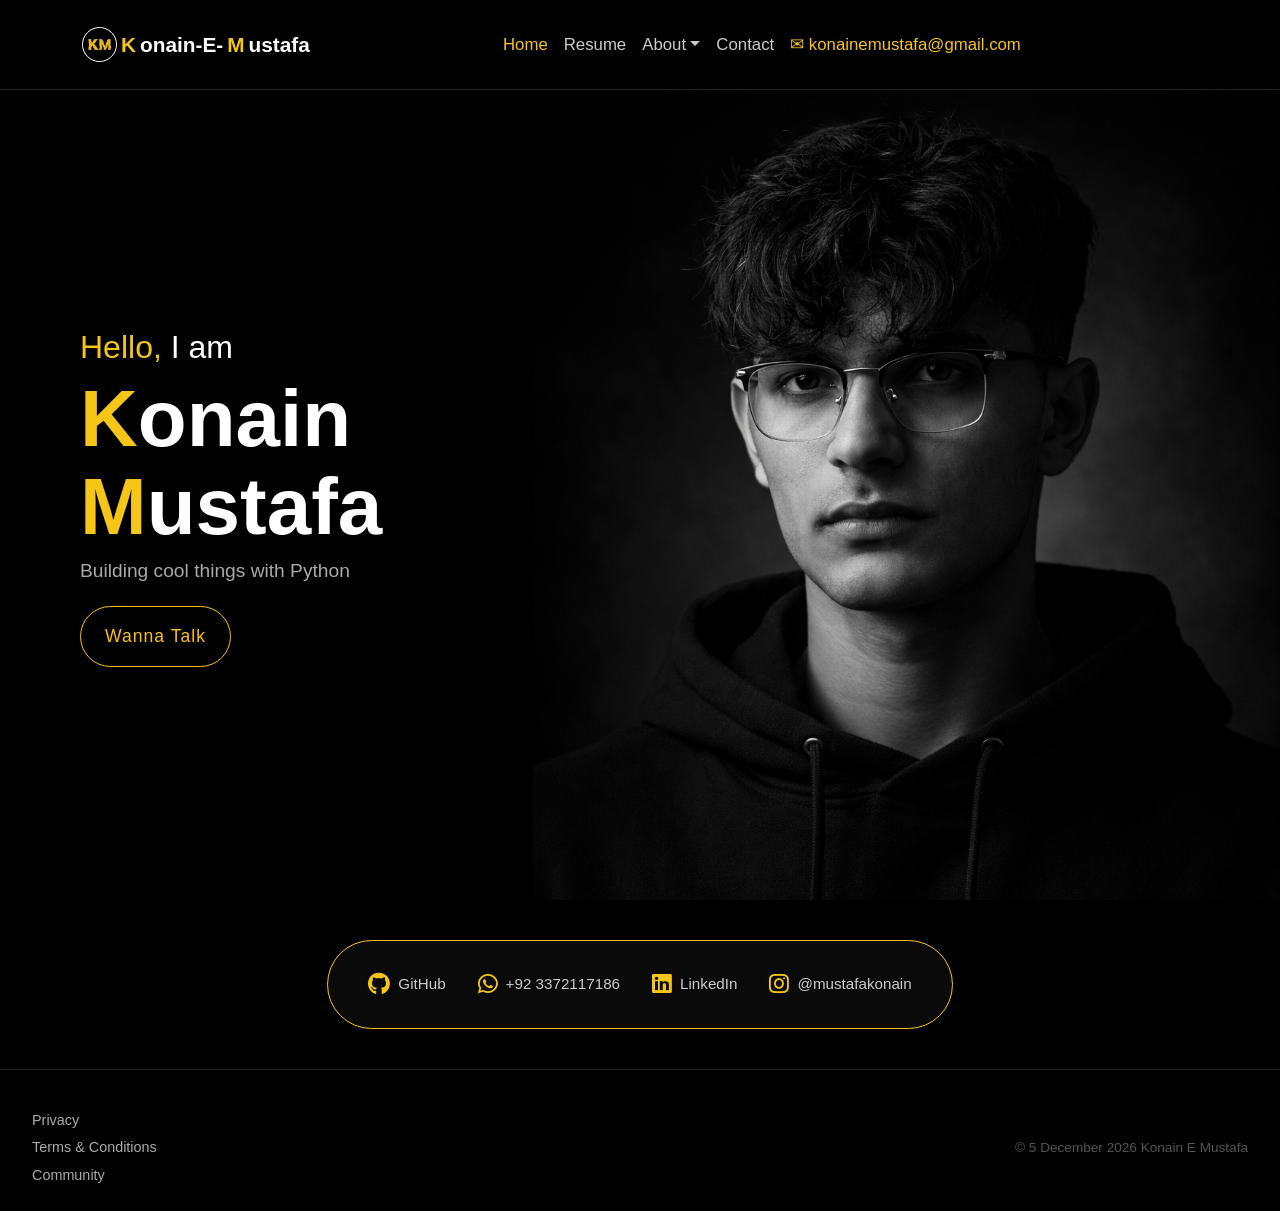
<file: index.html>
<!DOCTYPE html>
<html lang="en">
<head>
    <meta charset="UTF-8">
    <meta name="viewport" content="width=device-width, initial-scale=1.0">
    <title>Konain-e-Mustafa</title>
    <link href="https://cdn.jsdelivr.net/npm/bootstrap@5.3.8/dist/css/bootstrap.min.css" rel="stylesheet">
    <link rel="stylesheet" href="https://cdnjs.cloudflare.com/ajax/libs/font-awesome/6.5.0/css/all.min.css">
    <link rel="stylesheet" href="static/style.css">
    <link rel="stylesheet" href="static/hover.css">
</head>
<body>

    <nav class="navbar navbar-expand-lg fixed-top">
        <div class="container">
            <a class="navbar-brand d-flex align-items-center gap-1" href="index.html">
                <img src="static/logo.jpg" alt="Logo" class="navbar-logo"><span class="brand-first">K</span>onain-E-<span class="golden-m">M</span>ustafa
            </a>
            <button class="navbar-toggler" type="button" data-bs-toggle="collapse" data-bs-target="#navbarSupportedContent" aria-controls="navbarSupportedContent" aria-expanded="false" aria-label="Toggle navigation">
                <span class="navbar-toggler-icon"></span>
            </button>
            <div class="collapse navbar-collapse justify-content-center" id="navbarSupportedContent">
                <ul class="navbar-nav">
                    <li class="nav-item"><a class="nav-link golden" href="index.html">Home</a></li>
                    <li class="nav-item"><a class="nav-link" href="resume.html">Resume</a></li>
                    <li class="nav-item dropdown">
                        <a class="nav-link dropdown-toggle" href="#" data-bs-toggle="dropdown">About</a>
                        <ul class="dropdown-menu">
                            <li><a class="dropdown-item" href="about_profile.html">Profile</a></li>
                            <li><a class="dropdown-item" href="about_education.html">Education</a></li>
                            <li><a class="dropdown-item" href="about_hobbies.html">Hobbies</a></li>
                        </ul>
                    </li>
                    <li class="nav-item"><a class="nav-link" href="contact.html">Contact</a></li>
                    <li class="nav-item"><a class="nav-link golden" href="mailto:konainemustafa@gmail.com">✉ konainemustafa@gmail.com</a></li>
                </ul>
            </div>
        </div>
    </nav>

    <section class="hero-section">
        <div class="container-fluid h-100">
            <div class="row h-100 align-items-center">
                <div class="col-5 hero-text-col">
                    <p class="hello-text">Hello, <span style="color:#fff;">I am</span></p>
                    <h1 class="display-4 fw-bold hero-name">
                        <span class="golden-letter">K</span>onain
                        <span class="golden-letter">M</span>ustafa
                    </h1>
                    <h4 class="mb-4 subtitle">Building cool things with Python</h4>
                    <a href="mailto:konainemustafa@gmail.com" class="btn btn-outline-warning rounded-pill px-4 py-3">
                        Wanna Talk
                    </a>
                </div>
                <div class="col-7 hero-image-col">
                    <img src="static/profile.jpg" alt="Konain's profile photo" class="hero-img">
                </div>
            </div>
        </div>
    </section>

    <div class="social-wrapper">
        <div class="social-card">
            <a href="https://github.com/konainemustafa" target="_blank" class="social-item"><i class="fab fa-github"></i><span>GitHub</span></a>
            <a href="https://wa.me/923372117186" target="_blank" class="social-item"><i class="fab fa-whatsapp"></i><span>+92 3372117186</span></a>
            <a href="https://linkedin.com/in/" target="_blank" class="social-item"><i class="fab fa-linkedin"></i><span>LinkedIn</span></a>
            <a href="https://instagram.com/mustafakonain" target="_blank" class="social-item"><i class="fab fa-instagram"></i><span>@mustafakonain</span></a>
        </div>
    </div>

    <footer class="site-footer">
        <div class="footer-inner">
            <div class="footer-links">
                <a href="#">Privacy</a>
                <a href="#">Terms &amp; Conditions</a>
                <a href="#">Community</a>
            </div>
            <div class="footer-copy">&copy; <span class="footer-date"></span> Konain E Mustafa</div>
        </div>
    </footer>

    <script src="https://cdn.jsdelivr.net/npm/bootstrap@5.3.8/dist/js/bootstrap.bundle.min.js" integrity="sha384-FKyoEForCGlyvwx9Hj09JcYn3nv7wiPVlz7YYwJrWVcXK/BmnVDxM+D2scQbITxI" crossorigin="anonymous"></script>
    <script>
        document.querySelectorAll(".footer-date").forEach(el => {
            const d = new Date();
            el.textContent = d.toLocaleDateString("en-GB", { day: "numeric", month: "long", year: "numeric" });
        });
    </script>
</body>
</html>
</file>
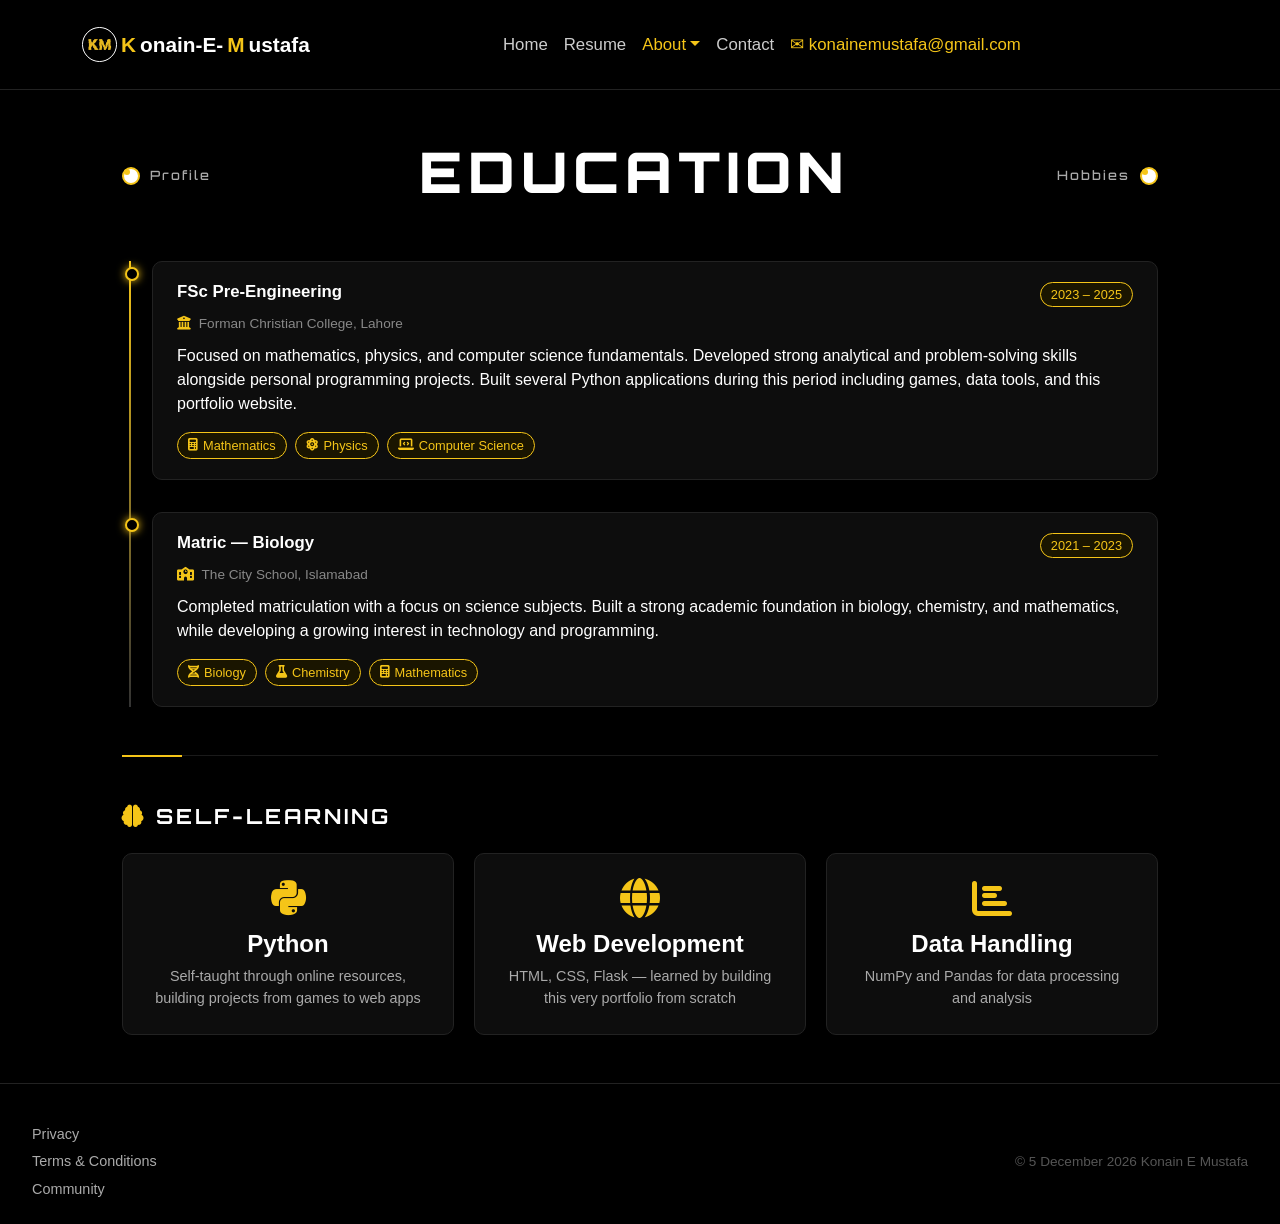
<file: about_education.html>
<!DOCTYPE html>
<html lang="en">
<head>
    <meta charset="UTF-8">
    <meta name="viewport" content="width=device-width, initial-scale=1.0">
    <title>Education — Konain E Mustafa</title>
    <link href="https://cdn.jsdelivr.net/npm/bootstrap@5.3.8/dist/css/bootstrap.min.css" rel="stylesheet">
    <link rel="stylesheet" href="https://cdnjs.cloudflare.com/ajax/libs/font-awesome/6.5.0/css/all.min.css">
    <link href="https://fonts.googleapis.com/css2?family=Orbitron:wght@700;900&display=swap" rel="stylesheet">
    <link rel="stylesheet" href="static/style.css">
    <link rel="stylesheet" href="static/hover.css">
    <link rel="stylesheet" href="static/about.css">
</head>
<body>

    <nav class="navbar navbar-expand-lg fixed-top">
        <div class="container">
            <a class="navbar-brand d-flex align-items-center gap-1" href="index.html">
                <img src="static/logo.jpg" alt="Logo" class="navbar-logo"><span class="brand-first">K</span>onain-E-<span class="golden-m">M</span>ustafa
            </a>
            <button class="navbar-toggler" type="button" data-bs-toggle="collapse" data-bs-target="#navbarSupportedContent" aria-controls="navbarSupportedContent" aria-expanded="false" aria-label="Toggle navigation">
                <span class="navbar-toggler-icon"></span>
            </button>
            <div class="collapse navbar-collapse justify-content-center" id="navbarSupportedContent">
                <ul class="navbar-nav">
                    <li class="nav-item"><a class="nav-link" href="index.html">Home</a></li>
                    <li class="nav-item"><a class="nav-link" href="resume.html">Resume</a></li>
                    <li class="nav-item dropdown">
                        <a class="nav-link dropdown-toggle golden" href="#" data-bs-toggle="dropdown">About</a>
                        <ul class="dropdown-menu">
                            <li><a class="dropdown-item" href="about_profile.html">Profile</a></li>
                            <li><a class="dropdown-item golden" href="about_education.html">Education</a></li>
                            <li><a class="dropdown-item" href="about_hobbies.html">Hobbies</a></li>
                        </ul>
                    </li>
                    <li class="nav-item"><a class="nav-link" href="contact.html">Contact</a></li>
                    <li class="nav-item"><a class="nav-link golden" href="mailto:konainemustafa@gmail.com">✉ konainemustafa@gmail.com</a></li>
                </ul>
            </div>
        </div>
    </nav>

    <div class="about-page">
        <div class="about-title-row">
            <a href="about_profile.html" class="spin-ball-link">
                <div class="spin-ball"></div>
                <span class="spin-label">Profile</span>
            </a>
            <h1 class="about-main-title">Education</h1>
            <a href="about_hobbies.html" class="spin-ball-link">
                <span class="spin-label">Hobbies</span>
                <div class="spin-ball"></div>
            </a>
        </div>

        <div class="timeline fade-in">
            <div class="timeline-item">
                <div class="timeline-dot"></div>
                <div class="timeline-content">
                    <div class="timeline-top">
                        <h3>FSc Pre-Engineering</h3>
                        <span class="timeline-date">2023 – 2025</span>
                    </div>
                    <p class="timeline-place"><i class="fas fa-university"></i> Forman Christian College, Lahore</p>
                    <p>Focused on mathematics, physics, and computer science fundamentals. Developed strong analytical and problem-solving skills alongside personal programming projects. Built several Python applications during this period including games, data tools, and this portfolio website.</p>
                    <div class="edu-subjects">
                        <span class="subject-tag"><i class="fas fa-calculator"></i> Mathematics</span>
                        <span class="subject-tag"><i class="fas fa-atom"></i> Physics</span>
                        <span class="subject-tag"><i class="fas fa-laptop-code"></i> Computer Science</span>
                    </div>
                </div>
            </div>
            <div class="timeline-item">
                <div class="timeline-dot"></div>
                <div class="timeline-content">
                    <div class="timeline-top">
                        <h3>Matric — Biology</h3>
                        <span class="timeline-date">2021 – 2023</span>
                    </div>
                    <p class="timeline-place"><i class="fas fa-school"></i> The City School, Islamabad</p>
                    <p>Completed matriculation with a focus on science subjects. Built a strong academic foundation in biology, chemistry, and mathematics, while developing a growing interest in technology and programming.</p>
                    <div class="edu-subjects">
                        <span class="subject-tag"><i class="fas fa-dna"></i> Biology</span>
                        <span class="subject-tag"><i class="fas fa-flask"></i> Chemistry</span>
                        <span class="subject-tag"><i class="fas fa-calculator"></i> Mathematics</span>
                    </div>
                </div>
            </div>
        </div>

        <div class="section-divider-about"></div>

        <div class="self-learn fade-in">
            <div class="section-header">
                <i class="fas fa-brain section-icon"></i>
                <h2 class="section-title">Self-Learning</h2>
            </div>
            <div class="learn-grid">
                <div class="learn-card">
                    <i class="fab fa-python learn-icon"></i>
                    <h4>Python</h4>
                    <p>Self-taught through online resources, building projects from games to web apps</p>
                </div>
                <div class="learn-card">
                    <i class="fas fa-globe learn-icon"></i>
                    <h4>Web Development</h4>
                    <p>HTML, CSS, Flask — learned by building this very portfolio from scratch</p>
                </div>
                <div class="learn-card">
                    <i class="fas fa-chart-bar learn-icon"></i>
                    <h4>Data Handling</h4>
                    <p>NumPy and Pandas for data processing and analysis</p>
                </div>
            </div>
        </div>
    </div>

    <footer class="site-footer">
        <div class="footer-inner">
            <div class="footer-links">
                <a href="#">Privacy</a>
                <a href="#">Terms &amp; Conditions</a>
                <a href="#">Community</a>
            </div>
            <div class="footer-copy">&copy; <span class="footer-date"></span> Konain E Mustafa</div>
        </div>
    </footer>

    <script src="https://cdn.jsdelivr.net/npm/bootstrap@5.3.8/dist/js/bootstrap.bundle.min.js" integrity="sha384-FKyoEForCGlyvwx9Hj09JcYn3nv7wiPVlz7YYwJrWVcXK/BmnVDxM+D2scQbITxI" crossorigin="anonymous"></script>
    <script>
        document.querySelectorAll(".footer-date").forEach(el => {
            const d = new Date();
            el.textContent = d.toLocaleDateString("en-GB", { day: "numeric", month: "long", year: "numeric" });
        });
        const observer = new IntersectionObserver((entries) => {
            entries.forEach(e => { if (e.isIntersecting) e.target.classList.add('visible'); });
        }, { threshold: 0.1 });
        document.querySelectorAll('.fade-in').forEach(el => observer.observe(el));
    </script>
</body>
</html>
</file>
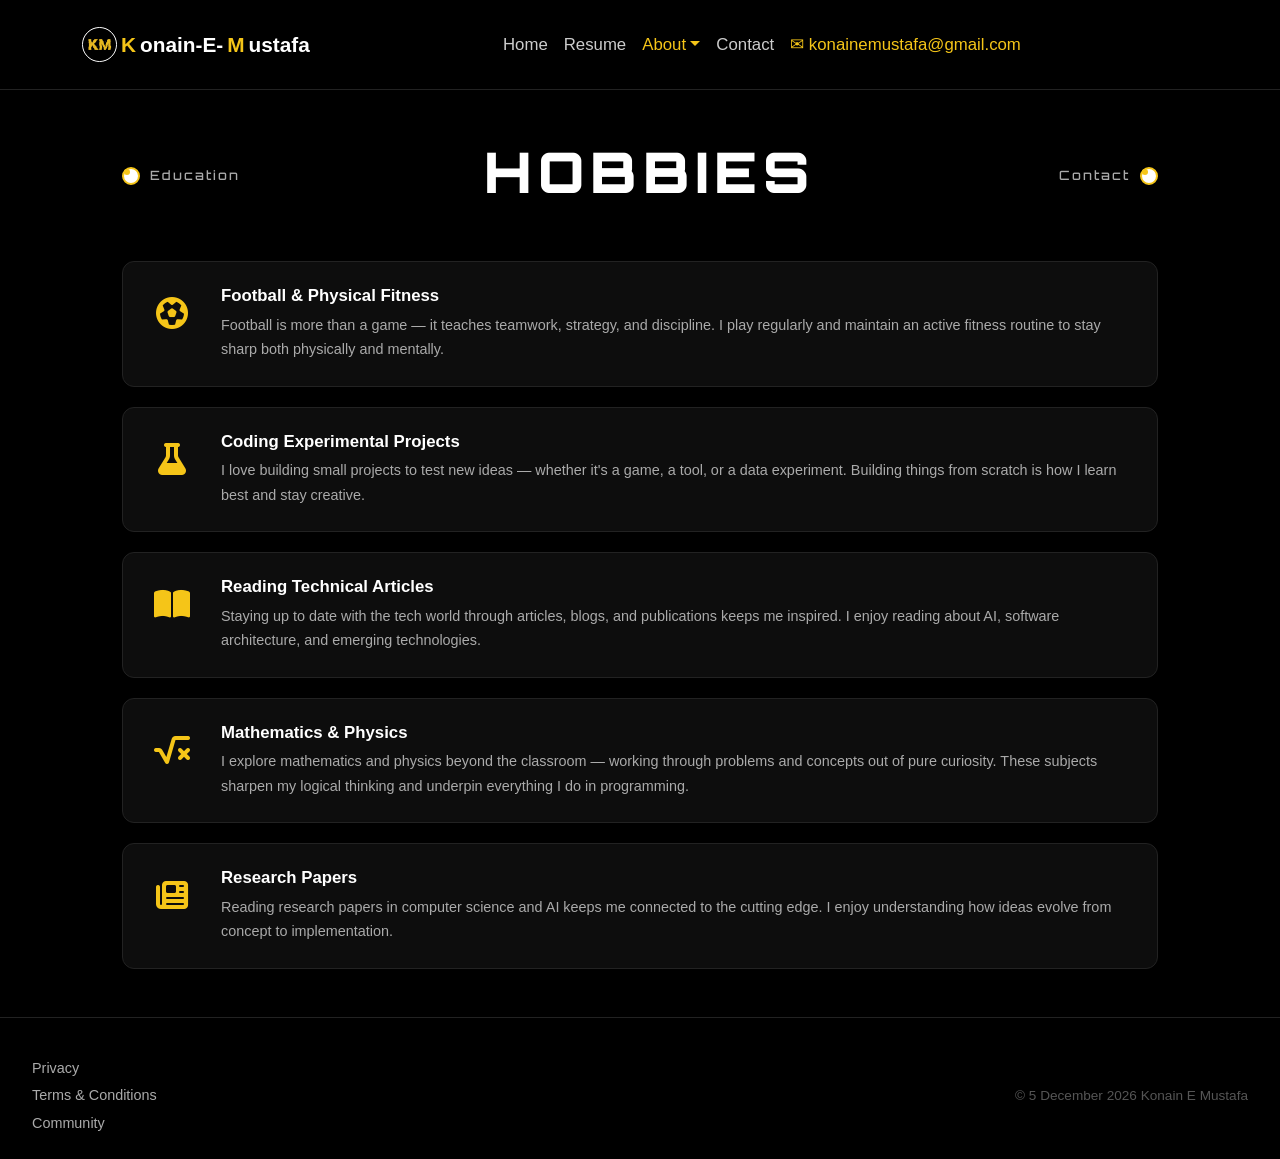
<file: about_hobbies.html>
<!DOCTYPE html>
<html lang="en">
<head>
    <meta charset="UTF-8">
    <meta name="viewport" content="width=device-width, initial-scale=1.0">
    <title>Hobbies — Konain E Mustafa</title>
    <link href="https://cdn.jsdelivr.net/npm/bootstrap@5.3.8/dist/css/bootstrap.min.css" rel="stylesheet">
    <link rel="stylesheet" href="https://cdnjs.cloudflare.com/ajax/libs/font-awesome/6.5.0/css/all.min.css">
    <link href="https://fonts.googleapis.com/css2?family=Orbitron:wght@700;900&display=swap" rel="stylesheet">
    <link rel="stylesheet" href="static/style.css">
    <link rel="stylesheet" href="static/hover.css">
    <link rel="stylesheet" href="static/about.css">
</head>
<body>

    <nav class="navbar navbar-expand-lg fixed-top">
        <div class="container">
            <a class="navbar-brand d-flex align-items-center gap-1" href="index.html">
                <img src="static/logo.jpg" alt="Logo" class="navbar-logo"><span class="brand-first">K</span>onain-E-<span class="golden-m">M</span>ustafa
            </a>
            <button class="navbar-toggler" type="button" data-bs-toggle="collapse" data-bs-target="#navbarSupportedContent" aria-controls="navbarSupportedContent" aria-expanded="false" aria-label="Toggle navigation">
                <span class="navbar-toggler-icon"></span>
            </button>
            <div class="collapse navbar-collapse justify-content-center" id="navbarSupportedContent">
                <ul class="navbar-nav">
                    <li class="nav-item"><a class="nav-link" href="index.html">Home</a></li>
                    <li class="nav-item"><a class="nav-link" href="resume.html">Resume</a></li>
                    <li class="nav-item dropdown">
                        <a class="nav-link dropdown-toggle golden" href="#" data-bs-toggle="dropdown">About</a>
                        <ul class="dropdown-menu">
                            <li><a class="dropdown-item" href="about_profile.html">Profile</a></li>
                            <li><a class="dropdown-item" href="about_education.html">Education</a></li>
                            <li><a class="dropdown-item golden" href="about_hobbies.html">Hobbies</a></li>
                        </ul>
                    </li>
                    <li class="nav-item"><a class="nav-link" href="contact.html">Contact</a></li>
                    <li class="nav-item"><a class="nav-link golden" href="mailto:konainemustafa@gmail.com">✉ konainemustafa@gmail.com</a></li>
                </ul>
            </div>
        </div>
    </nav>

    <div class="about-page">
        <div class="about-title-row">
            <a href="about_education.html" class="spin-ball-link">
                <div class="spin-ball"></div>
                <span class="spin-label">Education</span>
            </a>
            <h1 class="about-main-title">Hobbies</h1>
            <a href="contact.html" class="spin-ball-link">
                <span class="spin-label">Contact</span>
                <div class="spin-ball"></div>
            </a>
        </div>

        <div class="hobbies-full fade-in">
            <div class="hobby-full-card">
                <div class="hobby-full-icon"><i class="fas fa-futbol"></i></div>
                <div class="hobby-full-text">
                    <h3>Football & Physical Fitness</h3>
                    <p>Football is more than a game — it teaches teamwork, strategy, and discipline. I play regularly and maintain an active fitness routine to stay sharp both physically and mentally.</p>
                </div>
            </div>
            <div class="hobby-full-card">
                <div class="hobby-full-icon"><i class="fas fa-flask"></i></div>
                <div class="hobby-full-text">
                    <h3>Coding Experimental Projects</h3>
                    <p>I love building small projects to test new ideas — whether it's a game, a tool, or a data experiment. Building things from scratch is how I learn best and stay creative.</p>
                </div>
            </div>
            <div class="hobby-full-card">
                <div class="hobby-full-icon"><i class="fas fa-book-open"></i></div>
                <div class="hobby-full-text">
                    <h3>Reading Technical Articles</h3>
                    <p>Staying up to date with the tech world through articles, blogs, and publications keeps me inspired. I enjoy reading about AI, software architecture, and emerging technologies.</p>
                </div>
            </div>
            <div class="hobby-full-card">
                <div class="hobby-full-icon"><i class="fas fa-square-root-alt"></i></div>
                <div class="hobby-full-text">
                    <h3>Mathematics & Physics</h3>
                    <p>I explore mathematics and physics beyond the classroom — working through problems and concepts out of pure curiosity. These subjects sharpen my logical thinking and underpin everything I do in programming.</p>
                </div>
            </div>
            <div class="hobby-full-card">
                <div class="hobby-full-icon"><i class="fas fa-newspaper"></i></div>
                <div class="hobby-full-text">
                    <h3>Research Papers</h3>
                    <p>Reading research papers in computer science and AI keeps me connected to the cutting edge. I enjoy understanding how ideas evolve from concept to implementation.</p>
                </div>
            </div>
        </div>
    </div>

    <footer class="site-footer">
        <div class="footer-inner">
            <div class="footer-links">
                <a href="#">Privacy</a>
                <a href="#">Terms &amp; Conditions</a>
                <a href="#">Community</a>
            </div>
            <div class="footer-copy">&copy; <span class="footer-date"></span> Konain E Mustafa</div>
        </div>
    </footer>

    <script src="https://cdn.jsdelivr.net/npm/bootstrap@5.3.8/dist/js/bootstrap.bundle.min.js" integrity="sha384-FKyoEForCGlyvwx9Hj09JcYn3nv7wiPVlz7YYwJrWVcXK/BmnVDxM+D2scQbITxI" crossorigin="anonymous"></script>
    <script>
        document.querySelectorAll(".footer-date").forEach(el => {
            const d = new Date();
            el.textContent = d.toLocaleDateString("en-GB", { day: "numeric", month: "long", year: "numeric" });
        });
        const observer = new IntersectionObserver((entries) => {
            entries.forEach(e => { if (e.isIntersecting) e.target.classList.add('visible'); });
        }, { threshold: 0.1 });
        document.querySelectorAll('.fade-in').forEach(el => observer.observe(el));
    </script>
</body>
</html>
</file>
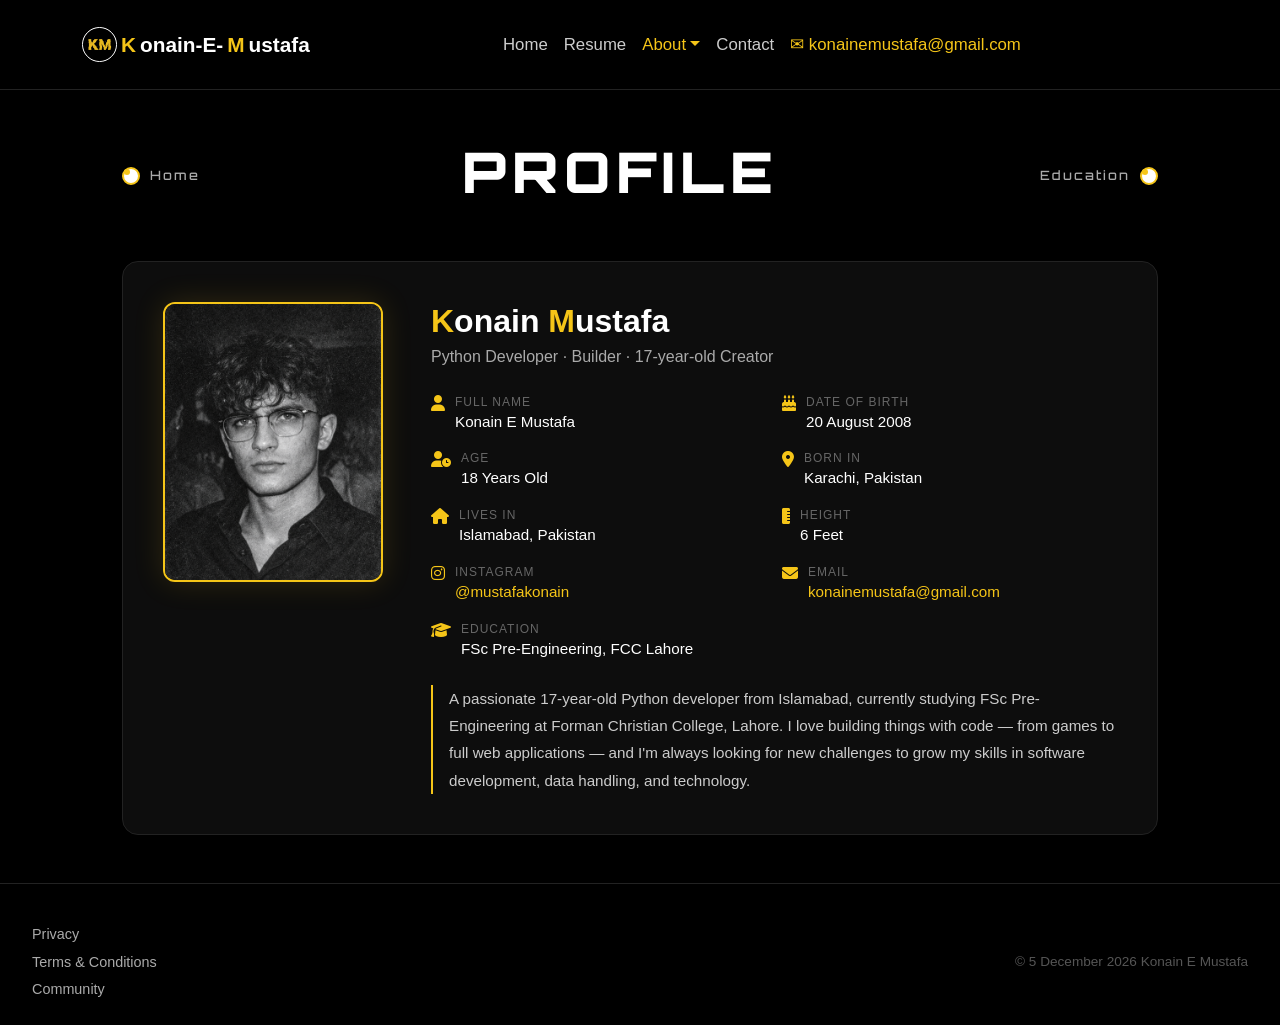
<file: about_profile.html>
<!DOCTYPE html>
<html lang="en">
<head>
    <meta charset="UTF-8">
    <meta name="viewport" content="width=device-width, initial-scale=1.0">
    <title>Profile — Konain E Mustafa</title>
    <link href="https://cdn.jsdelivr.net/npm/bootstrap@5.3.8/dist/css/bootstrap.min.css" rel="stylesheet">
    <link rel="stylesheet" href="https://cdnjs.cloudflare.com/ajax/libs/font-awesome/6.5.0/css/all.min.css">
    <link href="https://fonts.googleapis.com/css2?family=Orbitron:wght@700;900&display=swap" rel="stylesheet">
    <link rel="stylesheet" href="static/style.css">
    <link rel="stylesheet" href="static/hover.css">
    <link rel="stylesheet" href="static/about.css">
</head>
<body>

    <nav class="navbar navbar-expand-lg fixed-top">
        <div class="container">
            <a class="navbar-brand d-flex align-items-center gap-1" href="index.html">
                <img src="static/logo.jpg" alt="Logo" class="navbar-logo"><span class="brand-first">K</span>onain-E-<span class="golden-m">M</span>ustafa
            </a>
            <button class="navbar-toggler" type="button" data-bs-toggle="collapse" data-bs-target="#navbarSupportedContent" aria-controls="navbarSupportedContent" aria-expanded="false" aria-label="Toggle navigation">
                <span class="navbar-toggler-icon"></span>
            </button>
            <div class="collapse navbar-collapse justify-content-center" id="navbarSupportedContent">
                <ul class="navbar-nav">
                    <li class="nav-item"><a class="nav-link" href="index.html">Home</a></li>
                    <li class="nav-item"><a class="nav-link" href="resume.html">Resume</a></li>
                    <li class="nav-item dropdown">
                        <a class="nav-link dropdown-toggle golden" href="#" data-bs-toggle="dropdown">About</a>
                        <ul class="dropdown-menu">
                            <li><a class="dropdown-item golden" href="about_profile.html">Profile</a></li>
                            <li><a class="dropdown-item" href="about_education.html">Education</a></li>
                            <li><a class="dropdown-item" href="about_hobbies.html">Hobbies</a></li>
                        </ul>
                    </li>
                    <li class="nav-item"><a class="nav-link" href="contact.html">Contact</a></li>
                    <li class="nav-item"><a class="nav-link golden" href="mailto:konainemustafa@gmail.com">✉ konainemustafa@gmail.com</a></li>
                </ul>
            </div>
        </div>
    </nav>

    <div class="about-page">
        <div class="about-title-row">
            <a href="index.html" class="spin-ball-link">
                <div class="spin-ball"></div>
                <span class="spin-label">Home</span>
            </a>
            <h1 class="about-main-title">Profile</h1>
            <a href="about_education.html" class="spin-ball-link">
                <span class="spin-label">Education</span>
                <div class="spin-ball"></div>
            </a>
        </div>

        <div class="profile-card fade-in">
            <div class="profile-image-wrap">
                <img src="static/profile1.jpg" alt="Konain" class="profile-img">
                <div class="profile-glow"></div>
            </div>
            <div class="profile-details">
                <h2 class="profile-name"><span class="golden-letter">K</span>onain <span class="golden-letter">M</span>ustafa</h2>
                <p class="profile-tagline">Python Developer · Builder · 17-year-old Creator</p>
                <div class="info-grid">
                    <div class="info-item">
                        <i class="fas fa-user info-icon"></i>
                        <div><span class="info-label">Full Name</span><span class="info-value">Konain E Mustafa</span></div>
                    </div>
                    <div class="info-item">
                        <i class="fas fa-birthday-cake info-icon"></i>
                        <div><span class="info-label">Date of Birth</span><span class="info-value">20 August 2008</span></div>
                    </div>
                    <div class="info-item">
                        <i class="fas fa-user-clock info-icon"></i>
                        <div><span class="info-label">Age</span><span class="info-value" id="dynamic-age"></span></div>
                    </div>
                    <div class="info-item">
                        <i class="fas fa-map-marker-alt info-icon"></i>
                        <div><span class="info-label">Born In</span><span class="info-value">Karachi, Pakistan</span></div>
                    </div>
                    <div class="info-item">
                        <i class="fas fa-home info-icon"></i>
                        <div><span class="info-label">Lives In</span><span class="info-value">Islamabad, Pakistan</span></div>
                    </div>
                    <div class="info-item">
                        <i class="fas fa-ruler-vertical info-icon"></i>
                        <div><span class="info-label">Height</span><span class="info-value">6 Feet</span></div>
                    </div>
                    <div class="info-item">
                        <i class="fab fa-instagram info-icon"></i>
                        <div><span class="info-label">Instagram</span><a href="https://instagram.com/mustafakonain" target="_blank" class="info-value info-link">@mustafakonain</a></div>
                    </div>
                    <div class="info-item">
                        <i class="fas fa-envelope info-icon"></i>
                        <div><span class="info-label">Email</span><a href="mailto:konainemustafa@gmail.com" class="info-value info-link">konainemustafa@gmail.com</a></div>
                    </div>
                    <div class="info-item">
                        <i class="fas fa-graduation-cap info-icon"></i>
                        <div><span class="info-label">Education</span><span class="info-value">FSc Pre-Engineering, FCC Lahore</span></div>
                    </div>
                </div>
                <div class="about-bio">
                    <p>A passionate 17-year-old Python developer from Islamabad, currently studying FSc Pre-Engineering at Forman Christian College, Lahore. I love building things with code — from games to full web applications — and I'm always looking for new challenges to grow my skills in software development, data handling, and technology.</p>
                </div>
            </div>
        </div>
    </div>

    <footer class="site-footer">
        <div class="footer-inner">
            <div class="footer-links">
                <a href="#">Privacy</a>
                <a href="#">Terms &amp; Conditions</a>
                <a href="#">Community</a>
            </div>
            <div class="footer-copy">&copy; <span class="footer-date"></span> Konain E Mustafa</div>
        </div>
    </footer>

    <script src="https://cdn.jsdelivr.net/npm/bootstrap@5.3.8/dist/js/bootstrap.bundle.min.js" integrity="sha384-FKyoEForCGlyvwx9Hj09JcYn3nv7wiPVlz7YYwJrWVcXK/BmnVDxM+D2scQbITxI" crossorigin="anonymous"></script>
    <script>
        document.querySelectorAll(".footer-date").forEach(el => {
            const d = new Date();
            el.textContent = d.toLocaleDateString("en-GB", { day: "numeric", month: "long", year: "numeric" });
        });
        const observer = new IntersectionObserver((entries) => {
            entries.forEach(e => { if (e.isIntersecting) e.target.classList.add('visible'); });
        }, { threshold: 0.1 });
        document.querySelectorAll('.fade-in').forEach(el => observer.observe(el));
        const dob = new Date('2008-08-20');
        const today = new Date();
        let age = today.getFullYear() - dob.getFullYear();
        const m = today.getMonth() - dob.getMonth();
        if (m < 0 || (m === 0 && today.getDate() < dob.getDate())) age--;
        document.getElementById('dynamic-age').textContent = age + ' Years Old';
    </script>
</body>
</html>
</file>
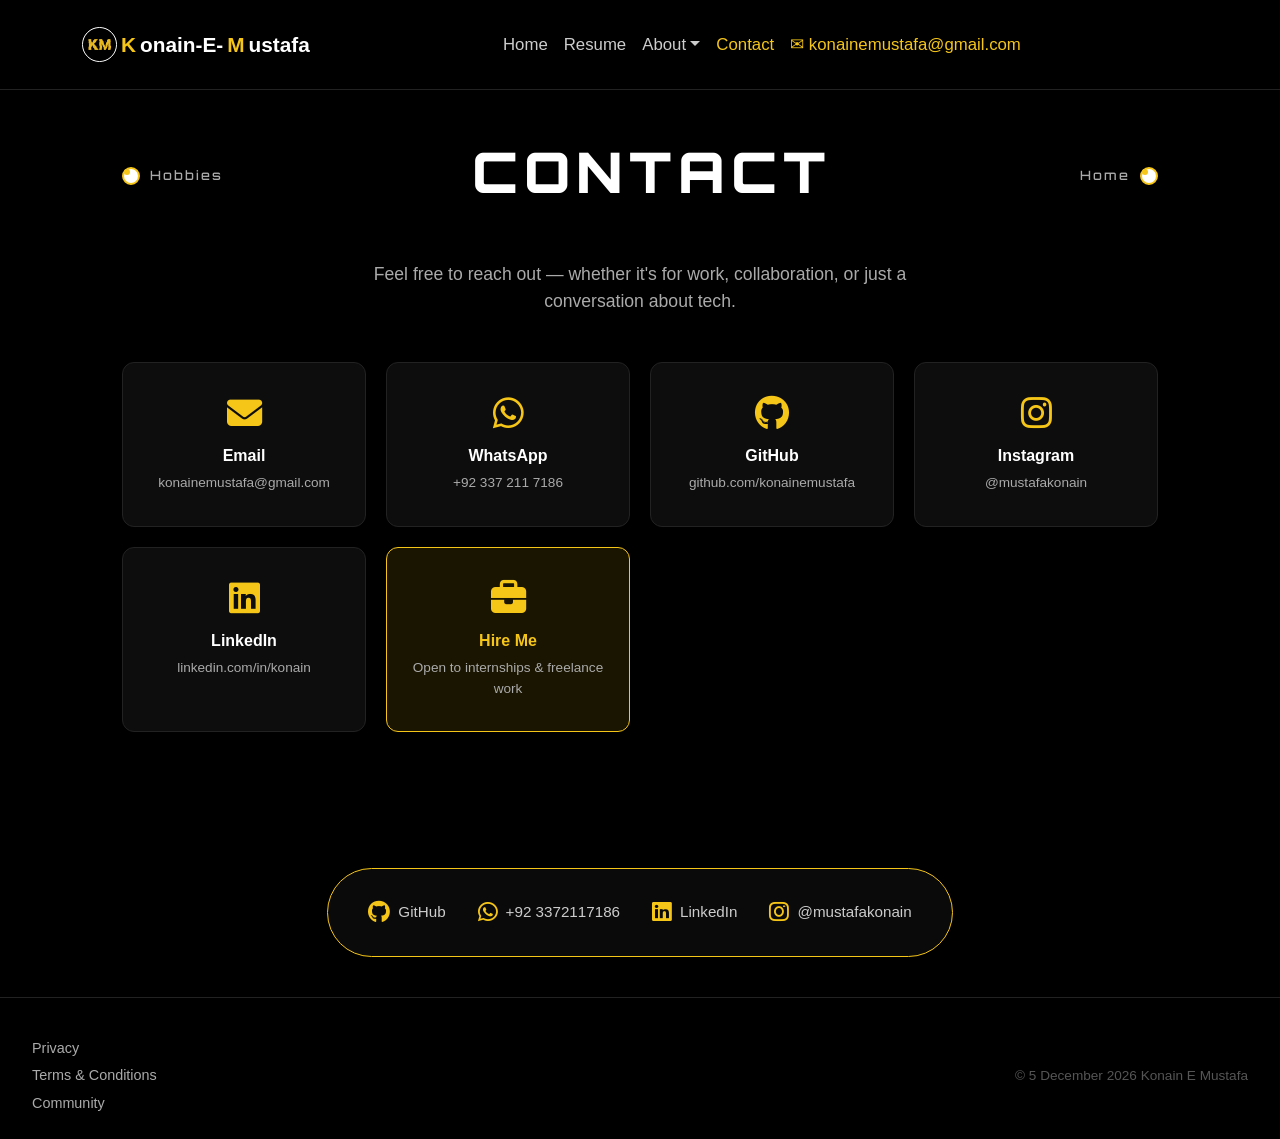
<file: contact.html>
<!DOCTYPE html>
<html lang="en">
<head>
    <meta charset="UTF-8">
    <meta name="viewport" content="width=device-width, initial-scale=1.0">
    <title>Contact — Konain E Mustafa</title>
    <link href="https://cdn.jsdelivr.net/npm/bootstrap@5.3.8/dist/css/bootstrap.min.css" rel="stylesheet">
    <link rel="stylesheet" href="https://cdnjs.cloudflare.com/ajax/libs/font-awesome/6.5.0/css/all.min.css">
    <link href="https://fonts.googleapis.com/css2?family=Orbitron:wght@700;900&display=swap" rel="stylesheet">
    <link rel="stylesheet" href="static/style.css">
    <link rel="stylesheet" href="static/hover.css">
    <link rel="stylesheet" href="static/contact.css">
</head>
<body>

    <nav class="navbar navbar-expand-lg fixed-top">
        <div class="container">
            <a class="navbar-brand d-flex align-items-center gap-1" href="index.html">
                <img src="static/logo.jpg" alt="Logo" class="navbar-logo"><span class="brand-first">K</span>onain-E-<span class="golden-m">M</span>ustafa
            </a>
            <button class="navbar-toggler" type="button" data-bs-toggle="collapse" data-bs-target="#navbarSupportedContent" aria-controls="navbarSupportedContent" aria-expanded="false" aria-label="Toggle navigation">
                <span class="navbar-toggler-icon"></span>
            </button>
            <div class="collapse navbar-collapse justify-content-center" id="navbarSupportedContent">
                <ul class="navbar-nav">
                    <li class="nav-item"><a class="nav-link" href="index.html">Home</a></li>
                    <li class="nav-item"><a class="nav-link" href="resume.html">Resume</a></li>
                    <li class="nav-item dropdown">
                        <a class="nav-link dropdown-toggle" href="#" data-bs-toggle="dropdown">About</a>
                        <ul class="dropdown-menu">
                            <li><a class="dropdown-item" href="about_profile.html">Profile</a></li>
                            <li><a class="dropdown-item" href="about_education.html">Education</a></li>
                            <li><a class="dropdown-item" href="about_hobbies.html">Hobbies</a></li>
                        </ul>
                    </li>
                    <li class="nav-item"><a class="nav-link golden" href="contact.html">Contact</a></li>
                    <li class="nav-item"><a class="nav-link golden" href="mailto:konainemustafa@gmail.com">✉ konainemustafa@gmail.com</a></li>
                </ul>
            </div>
        </div>
    </nav>

    <div class="contact-page">
        <div class="about-title-row">
            <a href="about_hobbies.html" class="spin-ball-link">
                <div class="spin-ball"></div>
                <span class="spin-label">Hobbies</span>
            </a>
            <h1 class="about-main-title">Contact</h1>
            <a href="index.html" class="spin-ball-link">
                <span class="spin-label">Home</span>
                <div class="spin-ball"></div>
            </a>
        </div>

        <div class="contact-intro fade-in">
            <p>Feel free to reach out — whether it's for work, collaboration, or just a conversation about tech.</p>
        </div>

        <div class="contact-grid fade-in">
            <a href="mailto:konainemustafa@gmail.com" class="contact-card">
                <i class="fas fa-envelope contact-icon"></i>
                <h3>Email</h3>
                <p>konainemustafa@gmail.com</p>
            </a>
            <a href="https://wa.me/923372117186" target="_blank" class="contact-card">
                <i class="fab fa-whatsapp contact-icon"></i>
                <h3>WhatsApp</h3>
                <p>+92 337 211 7186</p>
            </a>
            <a href="https://github.com/konainemustafa" target="_blank" class="contact-card">
                <i class="fab fa-github contact-icon"></i>
                <h3>GitHub</h3>
                <p>github.com/konainemustafa</p>
            </a>
            <a href="https://instagram.com/mustafakonain" target="_blank" class="contact-card">
                <i class="fab fa-instagram contact-icon"></i>
                <h3>Instagram</h3>
                <p>@mustafakonain</p>
            </a>
            <a href="https://linkedin.com/in/" target="_blank" class="contact-card">
                <i class="fab fa-linkedin contact-icon"></i>
                <h3>LinkedIn</h3>
                <p>linkedin.com/in/konain</p>
            </a>
            <a href="mailto:konainemustafa@gmail.com" class="contact-card contact-card-highlight">
                <i class="fas fa-briefcase contact-icon"></i>
                <h3>Hire Me</h3>
                <p>Open to internships &amp; freelance work</p>
            </a>
        </div>
    </div>

    <div class="social-wrapper">
        <div class="social-card">
            <a href="https://github.com/konainemustafa" target="_blank" class="social-item"><i class="fab fa-github"></i><span>GitHub</span></a>
            <a href="https://wa.me/923372117186" target="_blank" class="social-item"><i class="fab fa-whatsapp"></i><span>+92 3372117186</span></a>
            <a href="https://linkedin.com/in/" target="_blank" class="social-item"><i class="fab fa-linkedin"></i><span>LinkedIn</span></a>
            <a href="https://instagram.com/mustafakonain" target="_blank" class="social-item"><i class="fab fa-instagram"></i><span>@mustafakonain</span></a>
        </div>
    </div>

    <footer class="site-footer">
        <div class="footer-inner">
            <div class="footer-links">
                <a href="#">Privacy</a>
                <a href="#">Terms &amp; Conditions</a>
                <a href="#">Community</a>
            </div>
            <div class="footer-copy">&copy; <span class="footer-date"></span> Konain E Mustafa</div>
        </div>
    </footer>

    <script src="https://cdn.jsdelivr.net/npm/bootstrap@5.3.8/dist/js/bootstrap.bundle.min.js" integrity="sha384-FKyoEForCGlyvwx9Hj09JcYn3nv7wiPVlz7YYwJrWVcXK/BmnVDxM+D2scQbITxI" crossorigin="anonymous"></script>
    <script>
        document.querySelectorAll(".footer-date").forEach(el => {
            const d = new Date();
            el.textContent = d.toLocaleDateString("en-GB", { day: "numeric", month: "long", year: "numeric" });
        });
        const observer = new IntersectionObserver((entries) => {
            entries.forEach(e => { if (e.isIntersecting) e.target.classList.add('visible'); });
        }, { threshold: 0.1 });
        document.querySelectorAll('.fade-in').forEach(el => observer.observe(el));
    </script>
</body>
</html>
</file>
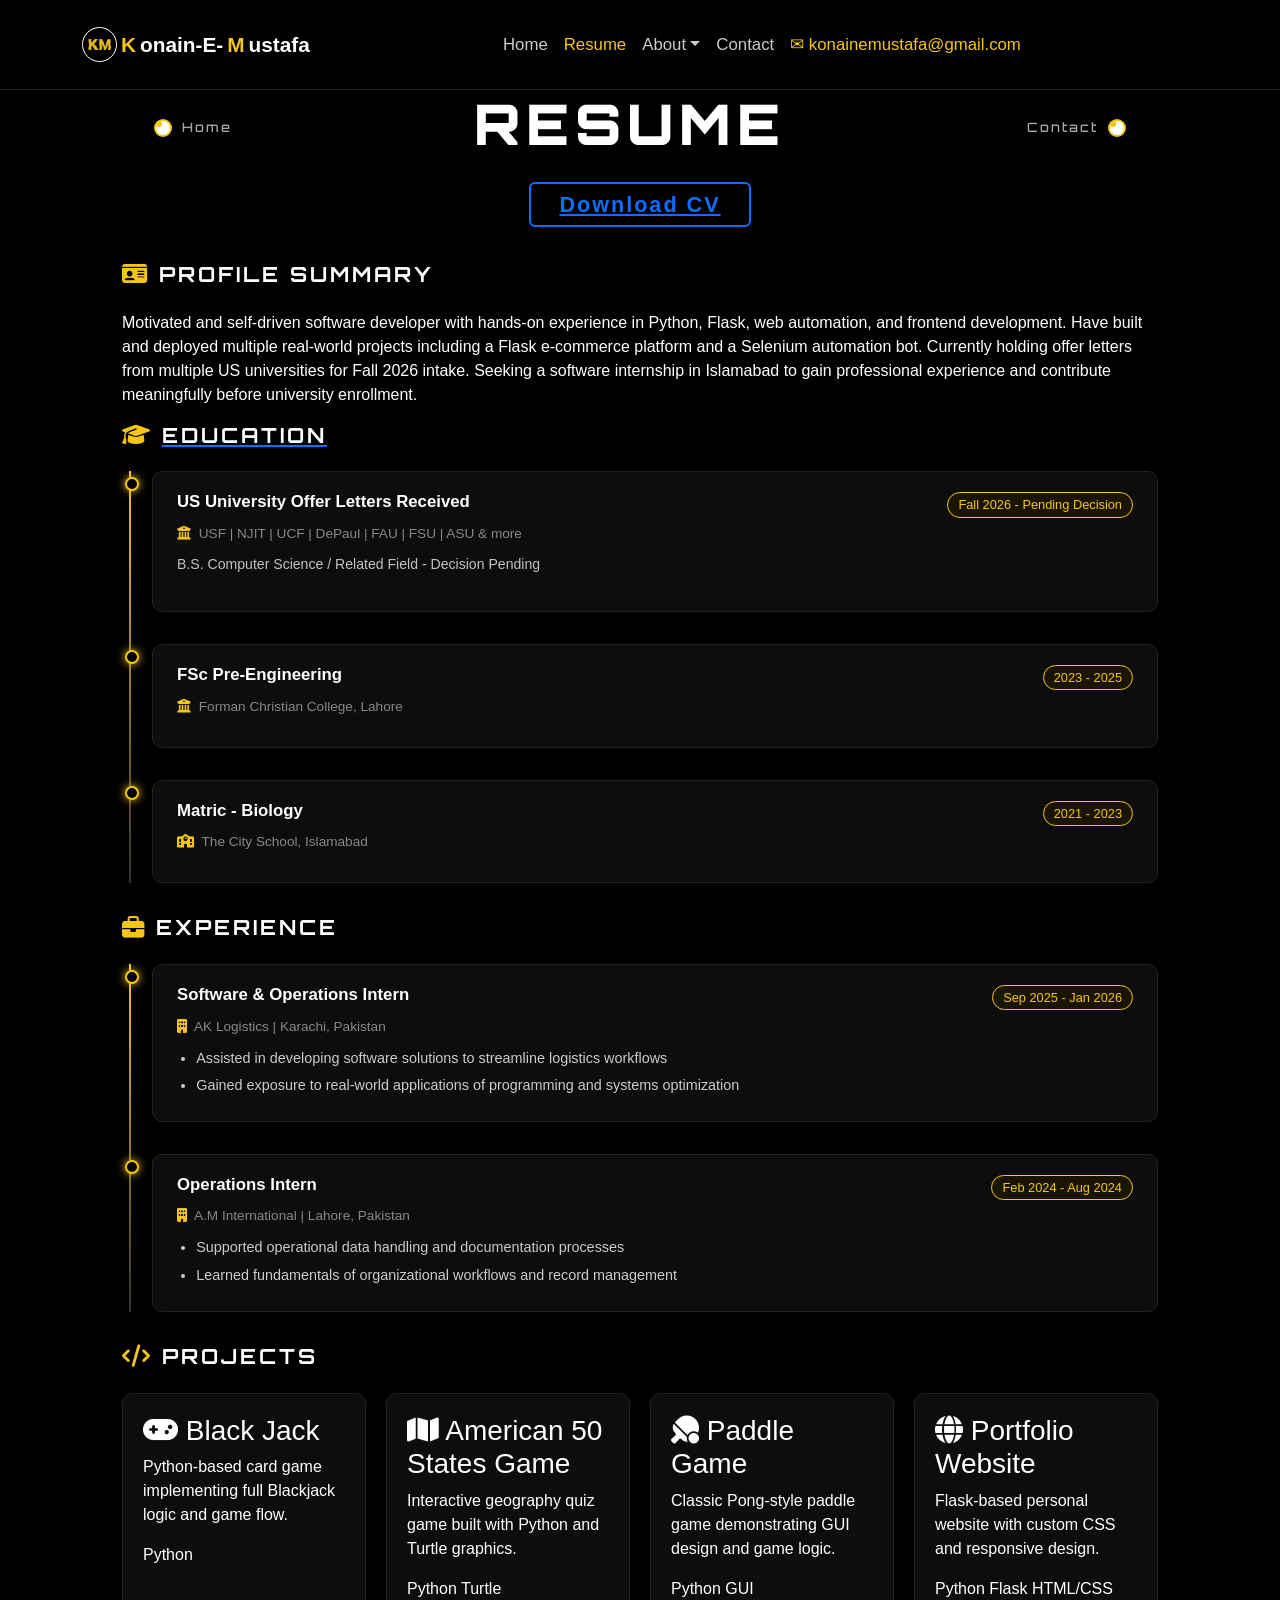
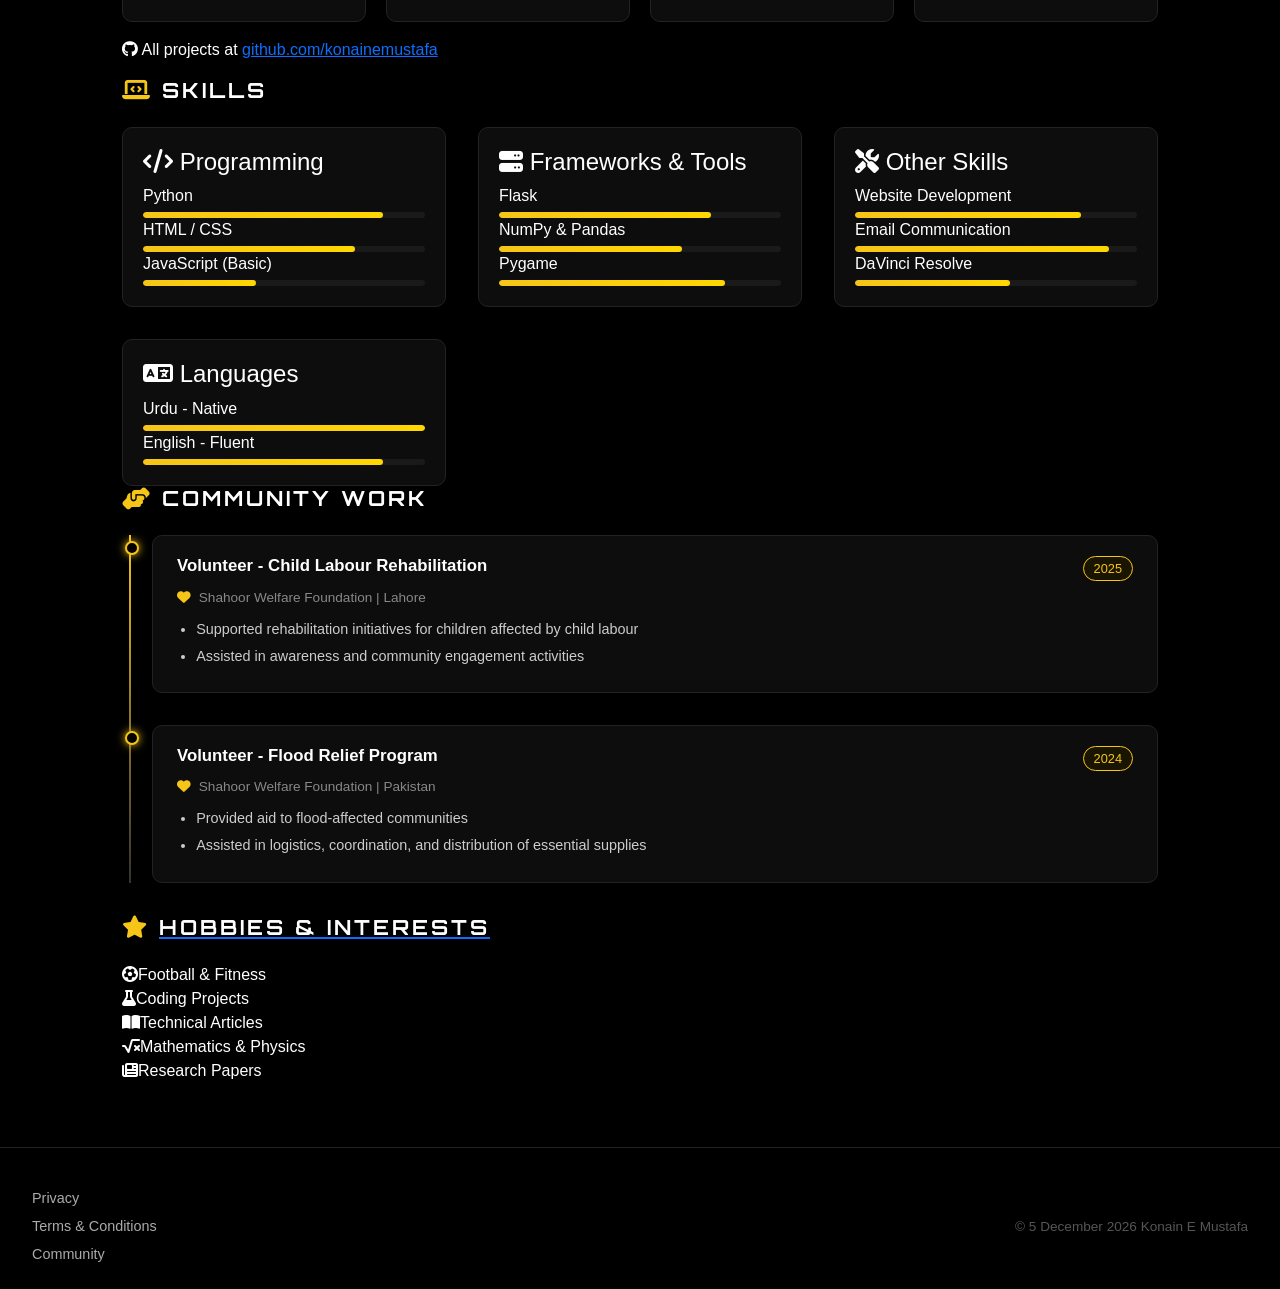
<file: resume.html>
<!DOCTYPE html>
<html lang="en">
<head>
    <meta charset="UTF-8">
    <meta name="viewport" content="width=device-width, initial-scale=1.0">
    <title>Resume — Konain E Mustafa</title>
    <link href="https://cdn.jsdelivr.net/npm/bootstrap@5.3.8/dist/css/bootstrap.min.css" rel="stylesheet">
    <link rel="stylesheet" href="https://cdnjs.cloudflare.com/ajax/libs/font-awesome/6.5.0/css/all.min.css">
    <link href="https://fonts.googleapis.com/css2?family=Orbitron:wght@700;900&display=swap" rel="stylesheet">
    <link rel="stylesheet" href="static/style.css">
    <link rel="stylesheet" href="static/hover.css">
    <link rel="stylesheet" href="static/resume.css">
    <style>
        /* guaranteed overrides so nothing depends on external CSS loading order */
        .fade-in { opacity: 1 !important; transform: none !important; }
        .resume-title-row {
            display: flex !important;
            align-items: center !important;
            justify-content: space-between !important;
            margin-bottom: 1.5rem;
            padding-top: 90px;
            max-width: 1100px;
            margin-left: auto;
            margin-right: auto;
            padding-left: 2rem;
            padding-right: 2rem;
        }
        .resume-main-title {
            font-family: 'Orbitron', sans-serif;
            font-size: 3.5rem;
            font-weight: 900;
            color: #fff;
            letter-spacing: 6px;
            text-align: center;
            text-transform: uppercase;
            flex: 1;
        }
        .resume-page {
            max-width: 1100px;
            margin-left: auto;
            margin-right: auto;
            padding: 0 2rem 4rem;
        }
        .cv-subheading { text-align: center; margin-bottom: 2.5rem; }
        .projects-grid {
            display: grid !important;
            grid-template-columns: repeat(auto-fit, minmax(220px, 1fr)) !important;
            gap: 1.25rem;
            margin-bottom: 1rem;
        }
        .project-card {
            background-color: #0d0d0d !important;
            border: 1px solid #222 !important;
            border-radius: 10px !important;
            padding: 1.25rem !important;
            display: block !important;
        }
        .skills-grid {
            display: grid !important;
            grid-template-columns: repeat(auto-fit, minmax(260px, 1fr)) !important;
            gap: 2rem;
        }
        .skill-category {
            background-color: #0d0d0d !important;
            border: 1px solid #222 !important;
            border-radius: 10px !important;
            padding: 1.25rem !important;
        }
        .bar {
            height: 6px !important;
            background-color: #1a1a1a !important;
            border-radius: 10px !important;
            overflow: hidden !important;
            margin-top: 4px;
        }
        .bar-fill {
            height: 100% !important;
            background: linear-gradient(to right, #f5c518, #ffd700) !important;
            border-radius: 10px !important;
            transition: width 1.2s ease !important;
        }
        @media (max-width: 767px) {
            .resume-main-title { font-size: 2rem; letter-spacing: 3px; }
            .spin-label { display: none; }
            .resume-title-row { padding-top: 80px; }
        }
    </style>
</head>
<body>

    <nav class="navbar navbar-expand-lg fixed-top">
        <div class="container">
            <a class="navbar-brand d-flex align-items-center gap-1" href="index.html">
                <img src="static/logo.jpg" alt="Logo" class="navbar-logo"><span class="brand-first">K</span>onain-E-<span class="golden-m">M</span>ustafa
            </a>
            <button class="navbar-toggler" type="button" data-bs-toggle="collapse" data-bs-target="#navbarSupportedContent" aria-controls="navbarSupportedContent" aria-expanded="false" aria-label="Toggle navigation">
                <span class="navbar-toggler-icon"></span>
            </button>
            <div class="collapse navbar-collapse justify-content-center" id="navbarSupportedContent">
                <ul class="navbar-nav">
                    <li class="nav-item"><a class="nav-link" href="index.html">Home</a></li>
                    <li class="nav-item"><a class="nav-link golden" href="resume.html">Resume</a></li>
                    <li class="nav-item dropdown">
                        <a class="nav-link dropdown-toggle" href="#" data-bs-toggle="dropdown">About</a>
                        <ul class="dropdown-menu">
                            <li><a class="dropdown-item" href="about_profile.html">Profile</a></li>
                            <li><a class="dropdown-item" href="about_education.html">Education</a></li>
                            <li><a class="dropdown-item" href="about_hobbies.html">Hobbies</a></li>
                        </ul>
                    </li>
                    <li class="nav-item"><a class="nav-link" href="contact.html">Contact</a></li>
                    <li class="nav-item"><a class="nav-link golden" href="mailto:konainemustafa@gmail.com">&#9993; konainemustafa@gmail.com</a></li>
                </ul>
            </div>
        </div>
    </nav>

    <div class="resume-page">

        <div class="resume-title-row">
            <a href="index.html" class="spin-ball-link" title="Home">
                <div class="spin-ball"></div>
                <span class="spin-label">Home</span>
            </a>
            <h1 class="resume-main-title">Resume</h1>
            <a href="contact.html" class="spin-ball-link" title="Contact">
                <span class="spin-label">Contact</span>
                <div class="spin-ball"></div>
            </a>
        </div>

        <div class="cv-subheading">
            <a href="static/CV/CV.pdf" target="_blank" class="cv-link" style="font-size: 1.35rem; font-weight: 800; letter-spacing: 2px; padding: 8px 28px; border: 2px solid currentColor; border-radius: 6px;">Download CV</a>
        </div>

        <div class="resume-section fade-in">
            <div class="section-header">
                <i class="fas fa-id-card section-icon"></i>
                <h2 class="section-title">Profile Summary</h2>
            </div>
            <div class="profile-block">
                <p>Motivated and self-driven software developer with hands-on experience in Python, Flask, web automation, and frontend development. Have built and deployed multiple real-world projects including a Flask e-commerce platform and a Selenium automation bot. Currently holding offer letters from multiple US universities for Fall 2026 intake. Seeking a software internship in Islamabad to gain professional experience and contribute meaningfully before university enrollment.</p>
            </div>
        </div>

        <div class="section-divider"></div>

        <div class="resume-section fade-in">
            <div class="section-header">
                <i class="fas fa-graduation-cap section-icon"></i>
                <a href="about_education.html" class="section-title-link">
                    <h2 class="section-title">Education</h2>
                </a>
            </div>
            <div class="timeline">
                <div class="timeline-item">
                    <div class="timeline-dot"></div>
                    <div class="timeline-content">
                        <div class="timeline-top">
                            <h3>US University Offer Letters Received</h3>
                            <span class="timeline-date">Fall 2026 - Pending Decision</span>
                        </div>
                        <p class="timeline-place"><i class="fas fa-university"></i> USF | NJIT | UCF | DePaul | FAU | FSU | ASU &amp; more</p>
                        <p style="margin-top: 6px; font-size: 0.88rem; opacity: 0.75;">B.S. Computer Science / Related Field - Decision Pending</p>
                    </div>
                </div>
                <div class="timeline-item">
                    <div class="timeline-dot"></div>
                    <div class="timeline-content">
                        <div class="timeline-top">
                            <h3>FSc Pre-Engineering</h3>
                            <span class="timeline-date">2023 - 2025</span>
                        </div>
                        <p class="timeline-place"><i class="fas fa-university"></i> Forman Christian College, Lahore</p>
                    </div>
                </div>
                <div class="timeline-item">
                    <div class="timeline-dot"></div>
                    <div class="timeline-content">
                        <div class="timeline-top">
                            <h3>Matric - Biology</h3>
                            <span class="timeline-date">2021 - 2023</span>
                        </div>
                        <p class="timeline-place"><i class="fas fa-school"></i> The City School, Islamabad</p>
                    </div>
                </div>
            </div>
        </div>

        <div class="section-divider"></div>

        <div class="resume-section fade-in">
            <div class="section-header">
                <i class="fas fa-briefcase section-icon"></i>
                <h2 class="section-title">Experience</h2>
            </div>
            <div class="timeline">
                <div class="timeline-item">
                    <div class="timeline-dot"></div>
                    <div class="timeline-content">
                        <div class="timeline-top">
                            <h3>Software &amp; Operations Intern</h3>
                            <span class="timeline-date">Sep 2025 - Jan 2026</span>
                        </div>
                        <p class="timeline-place"><i class="fas fa-building"></i> AK Logistics | Karachi, Pakistan</p>
                        <ul class="timeline-list">
                            <li>Assisted in developing software solutions to streamline logistics workflows</li>
                            <li>Gained exposure to real-world applications of programming and systems optimization</li>
                        </ul>
                    </div>
                </div>
                <div class="timeline-item">
                    <div class="timeline-dot"></div>
                    <div class="timeline-content">
                        <div class="timeline-top">
                            <h3>Operations Intern</h3>
                            <span class="timeline-date">Feb 2024 - Aug 2024</span>
                        </div>
                        <p class="timeline-place"><i class="fas fa-building"></i> A.M International | Lahore, Pakistan</p>
                        <ul class="timeline-list">
                            <li>Supported operational data handling and documentation processes</li>
                            <li>Learned fundamentals of organizational workflows and record management</li>
                        </ul>
                    </div>
                </div>
            </div>
        </div>

        <div class="section-divider"></div>

        <div class="resume-section fade-in">
            <div class="section-header">
                <i class="fas fa-code section-icon"></i>
                <h2 class="section-title">Projects</h2>
            </div>
            <div class="projects-grid">
                <div class="project-card">
                    <h3><i class="fas fa-gamepad"></i> Black Jack</h3>
                    <p>Python-based card game implementing full Blackjack logic and game flow.</p>
                    <span class="tech-tag">Python</span>
                </div>
                <div class="project-card">
                    <h3><i class="fas fa-map"></i> American 50 States Game</h3>
                    <p>Interactive geography quiz game built with Python and Turtle graphics.</p>
                    <span class="tech-tag">Python</span>
                    <span class="tech-tag">Turtle</span>
                </div>
                <div class="project-card">
                    <h3><i class="fas fa-table-tennis"></i> Paddle Game</h3>
                    <p>Classic Pong-style paddle game demonstrating GUI design and game logic.</p>
                    <span class="tech-tag">Python</span>
                    <span class="tech-tag">GUI</span>
                </div>
                <div class="project-card">
                    <h3><i class="fas fa-globe"></i> Portfolio Website</h3>
                    <p>Flask-based personal website with custom CSS and responsive design.</p>
                    <span class="tech-tag">Python</span>
                    <span class="tech-tag">Flask</span>
                    <span class="tech-tag">HTML/CSS</span>
                </div>
            </div>
            <p class="github-line">
                <i class="fab fa-github"></i> All projects at
                <a href="https://github.com/konainemustafa" target="_blank">github.com/konainemustafa</a>
            </p>
        </div>

        <div class="section-divider"></div>

        <div class="resume-section fade-in">
            <div class="section-header">
                <i class="fas fa-laptop-code section-icon"></i>
                <h2 class="section-title">Skills</h2>
            </div>
            <div class="skills-grid">
                <div class="skill-category">
                    <h4 class="skill-cat-title"><i class="fas fa-code"></i> Programming</h4>
                    <div class="skill-bar-group">
                        <div class="skill-bar-item">
                            <span>Python</span>
                            <div class="bar"><div class="bar-fill" style="width:85%"></div></div>
                        </div>
                        <div class="skill-bar-item">
                            <span>HTML / CSS</span>
                            <div class="bar"><div class="bar-fill" style="width:75%"></div></div>
                        </div>
                        <div class="skill-bar-item">
                            <span>JavaScript (Basic)</span>
                            <div class="bar"><div class="bar-fill" style="width:40%"></div></div>
                        </div>
                    </div>
                </div>
                <div class="skill-category">
                    <h4 class="skill-cat-title"><i class="fas fa-server"></i> Frameworks &amp; Tools</h4>
                    <div class="skill-bar-group">
                        <div class="skill-bar-item">
                            <span>Flask</span>
                            <div class="bar"><div class="bar-fill" style="width:75%"></div></div>
                        </div>
                        <div class="skill-bar-item">
                            <span>NumPy &amp; Pandas</span>
                            <div class="bar"><div class="bar-fill" style="width:65%"></div></div>
                        </div>
                        <div class="skill-bar-item">
                            <span>Pygame</span>
                            <div class="bar"><div class="bar-fill" style="width:80%"></div></div>
                        </div>
                    </div>
                </div>
                <div class="skill-category">
                    <h4 class="skill-cat-title"><i class="fas fa-tools"></i> Other Skills</h4>
                    <div class="skill-bar-group">
                        <div class="skill-bar-item">
                            <span>Website Development</span>
                            <div class="bar"><div class="bar-fill" style="width:80%"></div></div>
                        </div>
                        <div class="skill-bar-item">
                            <span>Email Communication</span>
                            <div class="bar"><div class="bar-fill" style="width:90%"></div></div>
                        </div>
                        <div class="skill-bar-item">
                            <span>DaVinci Resolve</span>
                            <div class="bar"><div class="bar-fill" style="width:55%"></div></div>
                        </div>
                    </div>
                </div>
                <div class="skill-category">
                    <h4 class="skill-cat-title"><i class="fas fa-language"></i> Languages</h4>
                    <div class="skill-bar-group">
                        <div class="skill-bar-item">
                            <span>Urdu - Native</span>
                            <div class="bar"><div class="bar-fill" style="width:100%"></div></div>
                        </div>
                        <div class="skill-bar-item">
                            <span>English - Fluent</span>
                            <div class="bar"><div class="bar-fill" style="width:85%"></div></div>
                        </div>
                    </div>
                </div>
            </div>
        </div>

        <div class="section-divider"></div>

        <div class="resume-section fade-in">
            <div class="section-header">
                <i class="fas fa-hands-helping section-icon"></i>
                <h2 class="section-title">Community Work</h2>
            </div>
            <div class="timeline">
                <div class="timeline-item">
                    <div class="timeline-dot"></div>
                    <div class="timeline-content">
                        <div class="timeline-top">
                            <h3>Volunteer - Child Labour Rehabilitation</h3>
                            <span class="timeline-date">2025</span>
                        </div>
                        <p class="timeline-place"><i class="fas fa-heart"></i> Shahoor Welfare Foundation | Lahore</p>
                        <ul class="timeline-list">
                            <li>Supported rehabilitation initiatives for children affected by child labour</li>
                            <li>Assisted in awareness and community engagement activities</li>
                        </ul>
                    </div>
                </div>
                <div class="timeline-item">
                    <div class="timeline-dot"></div>
                    <div class="timeline-content">
                        <div class="timeline-top">
                            <h3>Volunteer - Flood Relief Program</h3>
                            <span class="timeline-date">2024</span>
                        </div>
                        <p class="timeline-place"><i class="fas fa-heart"></i> Shahoor Welfare Foundation | Pakistan</p>
                        <ul class="timeline-list">
                            <li>Provided aid to flood-affected communities</li>
                            <li>Assisted in logistics, coordination, and distribution of essential supplies</li>
                        </ul>
                    </div>
                </div>
            </div>
        </div>

        <div class="section-divider"></div>

        <div class="resume-section fade-in">
            <div class="section-header">
                <i class="fas fa-star section-icon"></i>
                <a href="about_hobbies.html" class="section-title-link">
                    <h2 class="section-title">Hobbies &amp; Interests</h2>
                </a>
            </div>
            <div class="hobbies-grid">
                <div class="hobby-card"><i class="fas fa-futbol hobby-icon"></i><span>Football &amp; Fitness</span></div>
                <div class="hobby-card"><i class="fas fa-flask hobby-icon"></i><span>Coding Projects</span></div>
                <div class="hobby-card"><i class="fas fa-book-open hobby-icon"></i><span>Technical Articles</span></div>
                <div class="hobby-card"><i class="fas fa-square-root-alt hobby-icon"></i><span>Mathematics &amp; Physics</span></div>
                <div class="hobby-card"><i class="fas fa-newspaper hobby-icon"></i><span>Research Papers</span></div>
            </div>
        </div>

    </div>

    <footer class="site-footer">
        <div class="footer-inner">
            <div class="footer-links">
                <a href="#">Privacy</a>
                <a href="#">Terms &amp; Conditions</a>
                <a href="#">Community</a>
            </div>
            <div class="footer-copy">&copy; <span class="footer-date"></span> Konain E Mustafa</div>
        </div>
    </footer>

    <script src="https://cdn.jsdelivr.net/npm/bootstrap@5.3.8/dist/js/bootstrap.bundle.min.js" integrity="sha384-FKyoEForCGlyvwx9Hj09JcYn3nv7wiPVlz7YYwJrWVcXK/BmnVDxM+D2scQbITxI" crossorigin="anonymous"></script>
    <script>
        document.querySelectorAll(".footer-date").forEach(function(el) {
            var d = new Date();
            el.textContent = d.toLocaleDateString("en-GB", { day: "numeric", month: "long", year: "numeric" });
        });
    </script>
</body>
</html>
</file>
<file: static/style.css>
/* ── Base ── */
* {
    margin: 0;
    padding: 0;
    box-sizing: border-box;
}

body {
    font-family: Arial, sans-serif;
    background-color: #000;
    color: #fff;
    overflow-x: hidden;
}

/* ── Navbar ── */
.navbar {
    background-color: #000 !important;
    border-bottom: 1px solid #222;
    padding: 22px 0;
}

.navbar-brand {
    color: #fff !important;
    font-weight: bold;
    font-size: 1.3rem;
    letter-spacing: 0;
    transition: color 0.2s;
}

.navbar-brand img {
    margin-right: 0 !important;
}

.navbar-brand .brand-first {
    color: #f5c518;
}

.golden-m {
    color: #f5c518;
}

.navbar-brand:hover {
    color: #f5c518 !important;
}

.navbar-brand:hover .brand-first,
.navbar-brand:hover .golden-m {
    color: #ffd700 !important;
}

.nav-link {
    color: #ccc !important;
    font-weight: 500;
    font-size: 1.05rem;
    transition: color 0.2s;
}

.nav-link:hover {
    color: #f5c518 !important;
}

.nav-link.golden {
    color: #f5c518 !important;
}

.nav-link.golden:hover {
    color: #ffd700 !important;
}

.dropdown-menu {
    background-color: #111;
    border: 1px solid #333;
}

.dropdown-item {
    color: #ccc;
}

.dropdown-item:hover {
    background-color: #222;
    color: #f5c518 !important;
}

.navbar-toggler {
    border-color: #555;
}

.navbar-toggler-icon {
    filter: invert(1);
}

.navbar-logo {
    width: 35px;
    height: 35px;
    object-fit: cover;
    border-radius: 50%;
    border: 1px solid #ffffff;
}

/* ── Hero Section ── */
.hero-section {
    display: flex;
    align-items: flex-start;
    height: calc(100vh - 90px);
    margin-top: 90px;
    overflow: hidden;
}

/* ── Text Container ── */



.hello-text {
    color: #f5c518;
    font-size: 2rem;
    margin-bottom: 0.25rem;
    font-weight: 500;
}

.hero-name {
    color: #fff;
    font-size: 5rem;
    font-weight: bold;
    margin-bottom: 0.5rem;
    line-height: 1.1;
    transition: color 0.2s;
    cursor: default;
}

.hero-name:hover {
    color: #f5c518;
}

.hero-name:hover .golden-letter {
    color: #ffd700;
}

.subtitle {
    color: #aaa;
    font-size: 1.2rem;
    margin-bottom: 2rem;
    transition: color 0.2s;
    cursor: default;
}

.subtitle:hover {
    color: #f5c518;
}

/* ── Image Container ── */

.hero-section {
    margin-top: 90px;
    height: calc(100vh - 90px);
    overflow: hidden;
}

.hero-text-col {
    display: flex;
    flex-direction: column;
    justify-content: center;
    padding-left: 5rem;
    height: 100%;
}

.hero-image-col {
    height: calc(100vh - 90px);
    padding: 0;
    overflow: hidden;
}

.hero-img {
    height: 100%;
    width: 100%;
    object-fit: cover;
    object-position: top center;
    display: block;
}


/* ── Button ── */
.btn-outline-warning {
    font-size: 1.1rem;
    font-weight: 500;
    letter-spacing: 1px;
    width: fit-content;
    align-self: flex-start;
}

/* ── Golden Letters ── */
.golden-letter {
    color: #f5c518;
}

/* ── Hover effects ── */
h2:hover, h3:hover, h4:hover, p:hover {
    color: #f5c518;
    transition: color 0.2s;
    cursor: default;
}

/* ── Social Wrapper ── */
.social-wrapper {
    display: flex;
    justify-content: center;
    padding: 2.5rem 0;
    background-color: #000;
}

/* ── Social Card ── */
.social-card {
    display: inline-flex;
    align-items: center;
    gap: 2rem;
    border: 1.5px solid #f5c518;
    border-radius: 50px;
    padding: 2rem 2.5rem;
    background-color: #0a0a0a;
    transition: background-color 0.3s, border-color 0.3s;
    position: relative;
    z-index: 10;
}

.social-card:hover {
    background-color: #f5c518;
    border-color: #f5c518;
}

.social-card:hover .social-item {
    color: #000;
}

.social-card:hover .social-item i {
    color: #000;
}

.social-item {
    display: flex;
    align-items: center;
    gap: 8px;
    color: #ccc;
    text-decoration: none;
    font-size: 0.95rem;
    transition: color 0.2s;
}

.social-item i {
    font-size: 1.4rem;
    color: #f5c518;
}

.social-item:hover {
    color: #f5c518;
}

.social-item:hover i {
    color: #ffd700;
}

/* ── Footer ── */
.site-footer {
    background-color: #000;
    border-top: 1px solid #222;
    padding: 2.5rem 2rem 1.5rem;
}

.footer-inner {
    display: flex;
    align-items: center;
    justify-content: space-between;
    flex-wrap: wrap;
    gap: 1.5rem;
}

.footer-links {
    display: flex;
    flex-direction: column;
    gap: 6px;
}

.footer-links a {
    color: #aaa;
    text-decoration: none;
    font-size: 0.9rem;
    transition: color 0.2s;
}

.footer-links a:hover {
    color: #f5c518;
}

.footer-copy {
    color: #555;
    font-size: 0.85rem;
    text-align: right;
}

/* ── Mobile ── */
@media (max-width: 767px) {
    .hero-section {
        height: auto;
        min-height: calc(100vh - 80px);
        margin-top: 80px;
    }

    .hero-image-col {
    height: calc(100vh - 80px);
    padding: 0;
    }

    .hero-text-col {
        padding: 1rem 0.5rem 1rem 1rem;
        text-align: left;
        align-items: flex-start;
        justify-content: center;
    }

    .hello-text {
        font-size: 1rem;
    }

    .hero-name {
        font-size: 2rem;
    }

    .subtitle {
        font-size: 0.85rem;
        margin-bottom: 1rem;
    }

    .social-card {
        flex-direction: column;
        border-radius: 20px;
        padding: 1.2rem 1.5rem;
        gap: 1rem;
    }

    .footer-inner {
        flex-direction: column;
        align-items: flex-start;
    }

    .footer-copy {
        text-align: left;
    }

}
</file>
<file: static/hover.css>
h1:hover, h2:hover, h3:hover, h4:hover, h5:hover, h6:hover, p:hover, li:hover, span:hover {
    color: #f5c518;
    transition: color 0.2s;
    cursor: default;
}


a:hover {
    color: #f5c518 !important;
    text-decoration: underline;
    text-decoration-color: #f5c518;
    transition: color 0.2s, text-decoration-color 0.2s;
}


.nav-link:hover {
    text-decoration: none !important;
}


.btn:hover {
    text-decoration: none !important;
}
</file>
<file: static/about.css>
.about-page {
    margin-top: 90px;
    padding: 3rem 2rem;
    max-width: 1100px;
    margin-left: auto;
    margin-right: auto;
}


.about-title-row {
    display: flex;
    align-items: center;
    justify-content: space-between;
    margin-bottom: 3rem;
}

.about-main-title {
    font-family: 'Orbitron', sans-serif;
    font-size: 3.5rem;
    font-weight: 900;
    color: #fff;
    letter-spacing: 6px;
    text-align: center;
    text-transform: uppercase;
    flex: 1;
}


.spin-ball-link {
    display: flex;
    align-items: center;
    gap: 10px;
    text-decoration: none;
    color: #aaa;
    font-size: 0.9rem;
    font-family: 'Orbitron', sans-serif;
    transition: color 0.2s;
    flex-shrink: 0;
}

.spin-ball-link:hover { color: #f5c518; text-decoration: none !important; }

.spin-ball {
    width: 18px;
    height: 18px;
    border-radius: 50%;
    background-color: #fff;
    border: 2px solid #f5c518;
    position: relative;
    flex-shrink: 0;
}

.spin-ball::after {
    content: '';
    position: absolute;
    width: 6px;
    height: 6px;
    background-color: #f5c518;
    border-radius: 50%;
    animation: orbit-dot 2s linear infinite;
}

@keyframes orbit-dot {
    0%   { top: -5px; left: 50%; }
    25%  { top: 50%;  left: 105%; }
    50%  { top: 105%; left: 50%; }
    75%  { top: 50%;  left: -5px; }
    100% { top: -5px; left: 50%; }
}

.spin-ball-link:hover .spin-ball { background-color: #f5c518; }
.spin-label { font-weight: 500; letter-spacing: 2px; font-size: 0.8rem; }


.fade-in {
    opacity: 0;
    transform: translateY(30px);
    transition: opacity 0.6s ease, transform 0.6s ease;
}
.fade-in.visible { opacity: 1; transform: translateY(0); }


.section-header {
    display: flex;
    align-items: center;
    gap: 12px;
    margin-bottom: 1.5rem;
}
.section-icon { font-size: 1.4rem; color: #f5c518; }
.section-title {
    font-family: 'Orbitron', sans-serif;
    font-size: 1.3rem;
    font-weight: 700;
    color: #fff;
    letter-spacing: 3px;
    text-transform: uppercase;
    margin: 0;
}


.section-divider-about {
    border: none;
    border-top: 1px solid #1a1a1a;
    margin: 3rem 0;
    position: relative;
}
.section-divider-about::after {
    content: '';
    position: absolute;
    top: -1px; left: 0;
    width: 60px; height: 2px;
    background-color: #f5c518;
}


.timeline {
    position: relative;
    padding-left: 30px;
}
.timeline::before {
    content: '';
    position: absolute;
    left: 7px; top: 0; bottom: 0;
    width: 2px;
    background: linear-gradient(to bottom, #f5c518, #333);
}
.timeline-item { position: relative; margin-bottom: 2rem; }
.timeline-dot {
    position: absolute;
    left: -27px; top: 6px;
    width: 14px; height: 14px;
    border-radius: 50%;
    background-color: #000;
    border: 2px solid #f5c518;
    box-shadow: 0 0 8px #f5c518;
}
.timeline-content {
    background-color: #0d0d0d;
    border: 1px solid #222;
    border-radius: 10px;
    padding: 1.25rem 1.5rem;
    transition: border-color 0.2s;
}
.timeline-content:hover { border-color: #f5c518; }
.timeline-top {
    display: flex;
    justify-content: space-between;
    align-items: flex-start;
    margin-bottom: 0.4rem;
    flex-wrap: wrap;
    gap: 6px;
}
.timeline-top h3 { font-size: 1.05rem; font-weight: bold; color: #fff; margin: 0; }
.timeline-date {
    font-size: 0.8rem; color: #f5c518;
    background-color: #1a1500;
    border: 1px solid #f5c518;
    border-radius: 20px;
    padding: 2px 10px;
    white-space: nowrap;
}
.timeline-place { font-size: 0.85rem; color: #888; margin-bottom: 0.6rem; }
.timeline-place i { color: #f5c518; margin-right: 4px; }
.timeline-list { padding-left: 1.2rem; margin: 0; }
.timeline-list li { color: #ccc; font-size: 0.9rem; margin-bottom: 4px; line-height: 1.6; }


.edu-subjects { display: flex; flex-wrap: wrap; gap: 8px; margin-top: 0.75rem; }
.subject-tag {
    background-color: #1a1500;
    border: 1px solid #f5c518;
    color: #f5c518;
    font-size: 0.8rem;
    padding: 3px 10px;
    border-radius: 20px;
    display: flex;
    align-items: center;
    gap: 5px;
}


.learn-grid {
    display: grid;
    grid-template-columns: repeat(auto-fit, minmax(240px, 1fr));
    gap: 1.25rem;
    margin-top: 1rem;
}
.learn-card {
    background-color: #0d0d0d;
    border: 1px solid #222;
    border-radius: 10px;
    padding: 1.5rem;
    text-align: center;
    transition: border-color 0.2s, transform 0.2s;
}
.learn-card:hover { border-color: #f5c518; transform: translateY(-4px); }
.learn-icon { font-size: 2.5rem; color: #f5c518; margin-bottom: 0.75rem; display: block; }
.learn-card h4 { color: #fff; font-weight: bold; margin-bottom: 0.5rem; }
.learn-card p { color: #aaa; font-size: 0.9rem; margin: 0; }


.profile-card {
    display: flex;
    gap: 3rem;
    align-items: flex-start;
    background-color: #0d0d0d;
    border: 1px solid #222;
    border-radius: 16px;
    padding: 2.5rem;
    transition: border-color 0.2s;
}
.profile-card:hover { border-color: #f5c518; }

.profile-image-wrap {
    flex-shrink: 0;
    position: relative;
    width: 220px;
}
.profile-img {
    width: 220px;
    height: 280px;
    object-fit: cover;
    object-position: top center;
    border-radius: 12px;
    border: 2px solid #f5c518;
    display: block;
}
.profile-glow {
    position: absolute;
    inset: 0;
    border-radius: 12px;
    box-shadow: 0 0 30px rgba(245, 197, 24, 0.15);
    pointer-events: none;
}

.profile-details { flex: 1; }
.profile-name {
    font-size: 2rem;
    font-weight: bold;
    color: #fff;
    margin-bottom: 0.25rem;
}
.profile-tagline {
    color: #aaa;
    font-size: 1rem;
    margin-bottom: 1.5rem;
}

.info-grid {
    display: grid;
    grid-template-columns: 1fr 1fr;
    gap: 1rem;
    margin-bottom: 1.5rem;
}
.info-item {
    display: flex;
    align-items: flex-start;
    gap: 10px;
}
.info-icon { color: #f5c518; font-size: 1rem; margin-top: 2px; flex-shrink: 0; }
.info-item div { display: flex; flex-direction: column; }
.info-label { font-size: 0.75rem; color: #666; text-transform: uppercase; letter-spacing: 1px; }
.info-value { font-size: 0.95rem; color: #fff; font-weight: 500; }
.info-link { color: #f5c518 !important; text-decoration: none; }
.info-link:hover { text-decoration: underline !important; }

.about-bio p {
    color: #ccc;
    font-size: 0.95rem;
    line-height: 1.8;
    border-left: 2px solid #f5c518;
    padding-left: 1rem;
    margin: 0;
}


.hobbies-full { display: flex; flex-direction: column; gap: 1.25rem; }
.hobby-full-card {
    display: flex;
    align-items: flex-start;
    gap: 1.5rem;
    background-color: #0d0d0d;
    border: 1px solid #222;
    border-radius: 12px;
    padding: 1.5rem;
    transition: border-color 0.2s, transform 0.2s;
}
.hobby-full-card:hover { border-color: #f5c518; transform: translateX(6px); }
.hobby-full-icon {
    font-size: 2rem;
    color: #f5c518;
    flex-shrink: 0;
    width: 50px;
    text-align: center;
    margin-top: 4px;
}
.hobby-full-text h3 { font-size: 1.05rem; font-weight: bold; color: #fff; margin-bottom: 0.4rem; }
.hobby-full-text p { color: #aaa; font-size: 0.9rem; line-height: 1.7; margin: 0; }


@media (max-width: 767px) {
    .about-main-title { font-size: 2rem; letter-spacing: 3px; }
    .spin-label { display: none; }
    .profile-card { flex-direction: column; align-items: center; text-align: center; }
    .info-grid { grid-template-columns: 1fr; }
    .about-bio p { border-left: none; border-top: 2px solid #f5c518; padding-left: 0; padding-top: 1rem; }
    .hobby-full-card { flex-direction: column; }
}
</file>
<file: static/contact.css>
.contact-page {
    margin-top: 90px;
    padding: 3rem 2rem;
    max-width: 1100px;
    margin-left: auto;
    margin-right: auto;
}

.contact-intro {
    text-align: center;
    margin-bottom: 3rem;
}
.contact-intro p {
    color: #aaa;
    font-size: 1.1rem;
    max-width: 600px;
    margin: 0 auto;
}


.contact-grid {
    display: grid;
    grid-template-columns: repeat(auto-fit, minmax(220px, 1fr));
    gap: 1.25rem;
    margin-bottom: 3rem;
}

.contact-card {
    background-color: #0d0d0d;
    border: 1px solid #222;
    border-radius: 12px;
    padding: 2rem 1.5rem;
    text-align: center;
    text-decoration: none;
    display: flex;
    flex-direction: column;
    align-items: center;
    gap: 0.5rem;
    transition: border-color 0.2s, transform 0.2s;
}
.contact-card:hover {
    border-color: #f5c518;
    transform: translateY(-5px);
    text-decoration: none !important;
}
.contact-icon {
    font-size: 2.2rem;
    color: #f5c518;
    margin-bottom: 0.5rem;
}
.contact-card h3 {
    color: #fff;
    font-size: 1rem;
    font-weight: bold;
    margin: 0;
}
.contact-card p {
    color: #aaa;
    font-size: 0.85rem;
    margin: 0;
}
.contact-card:hover h3,
.contact-card:hover p {
    color: #f5c518;
}


.contact-card-highlight {
    border-color: #f5c518;
    background-color: #1a1500;
}
.contact-card-highlight .contact-icon,
.contact-card-highlight h3 {
    color: #f5c518;
}


.about-title-row {
    display: flex;
    align-items: center;
    justify-content: space-between;
    margin-bottom: 3rem;
}
.about-main-title {
    font-family: 'Orbitron', sans-serif;
    font-size: 3.5rem;
    font-weight: 900;
    color: #fff;
    letter-spacing: 6px;
    text-align: center;
    text-transform: uppercase;
    flex: 1;
}
.spin-ball-link {
    display: flex;
    align-items: center;
    gap: 10px;
    text-decoration: none;
    color: #aaa;
    font-size: 0.9rem;
    font-family: 'Orbitron', sans-serif;
    transition: color 0.2s;
    flex-shrink: 0;
}
.spin-ball-link:hover { color: #f5c518; text-decoration: none !important; }
.spin-ball {
    width: 18px; height: 18px;
    border-radius: 50%;
    background-color: #fff;
    border: 2px solid #f5c518;
    position: relative;
    flex-shrink: 0;
}
.spin-ball::after {
    content: '';
    position: absolute;
    width: 6px; height: 6px;
    background-color: #f5c518;
    border-radius: 50%;
    animation: orbit-dot 2s linear infinite;
}
@keyframes orbit-dot {
    0%   { top: -5px; left: 50%; }
    25%  { top: 50%;  left: 105%; }
    50%  { top: 105%; left: 50%; }
    75%  { top: 50%;  left: -5px; }
    100% { top: -5px; left: 50%; }
}
.spin-ball-link:hover .spin-ball { background-color: #f5c518; }
.spin-label { font-weight: 500; letter-spacing: 2px; font-size: 0.8rem; }

.fade-in {
    opacity: 0;
    transform: translateY(30px);
    transition: opacity 0.6s ease, transform 0.6s ease;
}
.fade-in.visible { opacity: 1; transform: translateY(0); }

@media (max-width: 767px) {
    .about-main-title { font-size: 2rem; letter-spacing: 3px; }
    .spin-label { display: none; }
}
</file>
<file: static/resume.css>
.about-page {
    margin-top: 90px;
    padding: 3rem 2rem;
    max-width: 1100px;
    margin-left: auto;
    margin-right: auto;
}


.about-title-row {
    display: flex;
    align-items: center;
    justify-content: space-between;
    margin-bottom: 3rem;
}

.about-main-title {
    font-family: 'Orbitron', sans-serif;
    font-size: 3.5rem;
    font-weight: 900;
    color: #fff;
    letter-spacing: 6px;
    text-align: center;
    text-transform: uppercase;
    flex: 1;
}


.spin-ball-link {
    display: flex;
    align-items: center;
    gap: 10px;
    text-decoration: none;
    color: #aaa;
    font-size: 0.9rem;
    font-family: 'Orbitron', sans-serif;
    transition: color 0.2s;
    flex-shrink: 0;
}

.spin-ball-link:hover { color: #f5c518; text-decoration: none !important; }

.spin-ball {
    width: 18px;
    height: 18px;
    border-radius: 50%;
    background-color: #fff;
    border: 2px solid #f5c518;
    position: relative;
    flex-shrink: 0;
}

.spin-ball::after {
    content: '';
    position: absolute;
    width: 6px;
    height: 6px;
    background-color: #f5c518;
    border-radius: 50%;
    animation: orbit-dot 2s linear infinite;
}

@keyframes orbit-dot {
    0%   { top: -5px; left: 50%; }
    25%  { top: 50%;  left: 105%; }
    50%  { top: 105%; left: 50%; }
    75%  { top: 50%;  left: -5px; }
    100% { top: -5px; left: 50%; }
}

.spin-ball-link:hover .spin-ball { background-color: #f5c518; }
.spin-label { font-weight: 500; letter-spacing: 2px; font-size: 0.8rem; }


.fade-in {
    opacity: 0;
    transform: translateY(30px);
    transition: opacity 0.6s ease, transform 0.6s ease;
}
.fade-in.visible { opacity: 1; transform: translateY(0); }


.section-header {
    display: flex;
    align-items: center;
    gap: 12px;
    margin-bottom: 1.5rem;
}
.section-icon { font-size: 1.4rem; color: #f5c518; }
.section-title {
    font-family: 'Orbitron', sans-serif;
    font-size: 1.3rem;
    font-weight: 700;
    color: #fff;
    letter-spacing: 3px;
    text-transform: uppercase;
    margin: 0;
}


.section-divider-about {
    border: none;
    border-top: 1px solid #1a1a1a;
    margin: 3rem 0;
    position: relative;
}
.section-divider-about::after {
    content: '';
    position: absolute;
    top: -1px; left: 0;
    width: 60px; height: 2px;
    background-color: #f5c518;
}


.timeline {
    position: relative;
    padding-left: 30px;
}
.timeline::before {
    content: '';
    position: absolute;
    left: 7px; top: 0; bottom: 0;
    width: 2px;
    background: linear-gradient(to bottom, #f5c518, #333);
}
.timeline-item { position: relative; margin-bottom: 2rem; }
.timeline-dot {
    position: absolute;
    left: -27px; top: 6px;
    width: 14px; height: 14px;
    border-radius: 50%;
    background-color: #000;
    border: 2px solid #f5c518;
    box-shadow: 0 0 8px #f5c518;
}
.timeline-content {
    background-color: #0d0d0d;
    border: 1px solid #222;
    border-radius: 10px;
    padding: 1.25rem 1.5rem;
    transition: border-color 0.2s;
}
.timeline-content:hover { border-color: #f5c518; }
.timeline-top {
    display: flex;
    justify-content: space-between;
    align-items: flex-start;
    margin-bottom: 0.4rem;
    flex-wrap: wrap;
    gap: 6px;
}
.timeline-top h3 { font-size: 1.05rem; font-weight: bold; color: #fff; margin: 0; }
.timeline-date {
    font-size: 0.8rem; color: #f5c518;
    background-color: #1a1500;
    border: 1px solid #f5c518;
    border-radius: 20px;
    padding: 2px 10px;
    white-space: nowrap;
}
.timeline-place { font-size: 0.85rem; color: #888; margin-bottom: 0.6rem; }
.timeline-place i { color: #f5c518; margin-right: 4px; }
.timeline-list { padding-left: 1.2rem; margin: 0; }
.timeline-list li { color: #ccc; font-size: 0.9rem; margin-bottom: 4px; line-height: 1.6; }


.edu-subjects { display: flex; flex-wrap: wrap; gap: 8px; margin-top: 0.75rem; }
.subject-tag {
    background-color: #1a1500;
    border: 1px solid #f5c518;
    color: #f5c518;
    font-size: 0.8rem;
    padding: 3px 10px;
    border-radius: 20px;
    display: flex;
    align-items: center;
    gap: 5px;
}


.learn-grid {
    display: grid;
    grid-template-columns: repeat(auto-fit, minmax(240px, 1fr));
    gap: 1.25rem;
    margin-top: 1rem;
}
.learn-card {
    background-color: #0d0d0d;
    border: 1px solid #222;
    border-radius: 10px;
    padding: 1.5rem;
    text-align: center;
    transition: border-color 0.2s, transform 0.2s;
}
.learn-card:hover { border-color: #f5c518; transform: translateY(-4px); }
.learn-icon { font-size: 2.5rem; color: #f5c518; margin-bottom: 0.75rem; display: block; }
.learn-card h4 { color: #fff; font-weight: bold; margin-bottom: 0.5rem; }
.learn-card p { color: #aaa; font-size: 0.9rem; margin: 0; }


.profile-card {
    display: flex;
    gap: 3rem;
    align-items: flex-start;
    background-color: #0d0d0d;
    border: 1px solid #222;
    border-radius: 16px;
    padding: 2.5rem;
    transition: border-color 0.2s;
}
.profile-card:hover { border-color: #f5c518; }

.profile-image-wrap {
    flex-shrink: 0;
    position: relative;
    width: 220px;
}
.profile-img {
    width: 220px;
    height: 280px;
    object-fit: cover;
    object-position: top center;
    border-radius: 12px;
    border: 2px solid #f5c518;
    display: block;
}
.profile-glow {
    position: absolute;
    inset: 0;
    border-radius: 12px;
    box-shadow: 0 0 30px rgba(245, 197, 24, 0.15);
    pointer-events: none;
}

.profile-details { flex: 1; }
.profile-name {
    font-size: 2rem;
    font-weight: bold;
    color: #fff;
    margin-bottom: 0.25rem;
}
.profile-tagline {
    color: #aaa;
    font-size: 1rem;
    margin-bottom: 1.5rem;
}

.info-grid {
    display: grid;
    grid-template-columns: 1fr 1fr;
    gap: 1rem;
    margin-bottom: 1.5rem;
}
.info-item {
    display: flex;
    align-items: flex-start;
    gap: 10px;
}
.info-icon { color: #f5c518; font-size: 1rem; margin-top: 2px; flex-shrink: 0; }
.info-item div { display: flex; flex-direction: column; }
.info-label { font-size: 0.75rem; color: #666; text-transform: uppercase; letter-spacing: 1px; }
.info-value { font-size: 0.95rem; color: #fff; font-weight: 500; }
.info-link { color: #f5c518 !important; text-decoration: none; }
.info-link:hover { text-decoration: underline !important; }

.about-bio p {
    color: #ccc;
    font-size: 0.95rem;
    line-height: 1.8;
    border-left: 2px solid #f5c518;
    padding-left: 1rem;
    margin: 0;
}


.hobbies-full { display: flex; flex-direction: column; gap: 1.25rem; }
.hobby-full-card {
    display: flex;
    align-items: flex-start;
    gap: 1.5rem;
    background-color: #0d0d0d;
    border: 1px solid #222;
    border-radius: 12px;
    padding: 1.5rem;
    transition: border-color 0.2s, transform 0.2s;
}
.hobby-full-card:hover { border-color: #f5c518; transform: translateX(6px); }
.hobby-full-icon {
    font-size: 2rem;
    color: #f5c518;
    flex-shrink: 0;
    width: 50px;
    text-align: center;
    margin-top: 4px;
}
.hobby-full-text h3 { font-size: 1.05rem; font-weight: bold; color: #fff; margin-bottom: 0.4rem; }
.hobby-full-text p { color: #aaa; font-size: 0.9rem; line-height: 1.7; margin: 0; }


@media (max-width: 767px) {
    .about-main-title { font-size: 2rem; letter-spacing: 3px; }
    .spin-label { display: none; }
    .profile-card { flex-direction: column; align-items: center; text-align: center; }
    .info-grid { grid-template-columns: 1fr; }
    .about-bio p { border-left: none; border-top: 2px solid #f5c518; padding-left: 0; padding-top: 1rem; }
    .hobby-full-card { flex-direction: column; }
}
</file>
